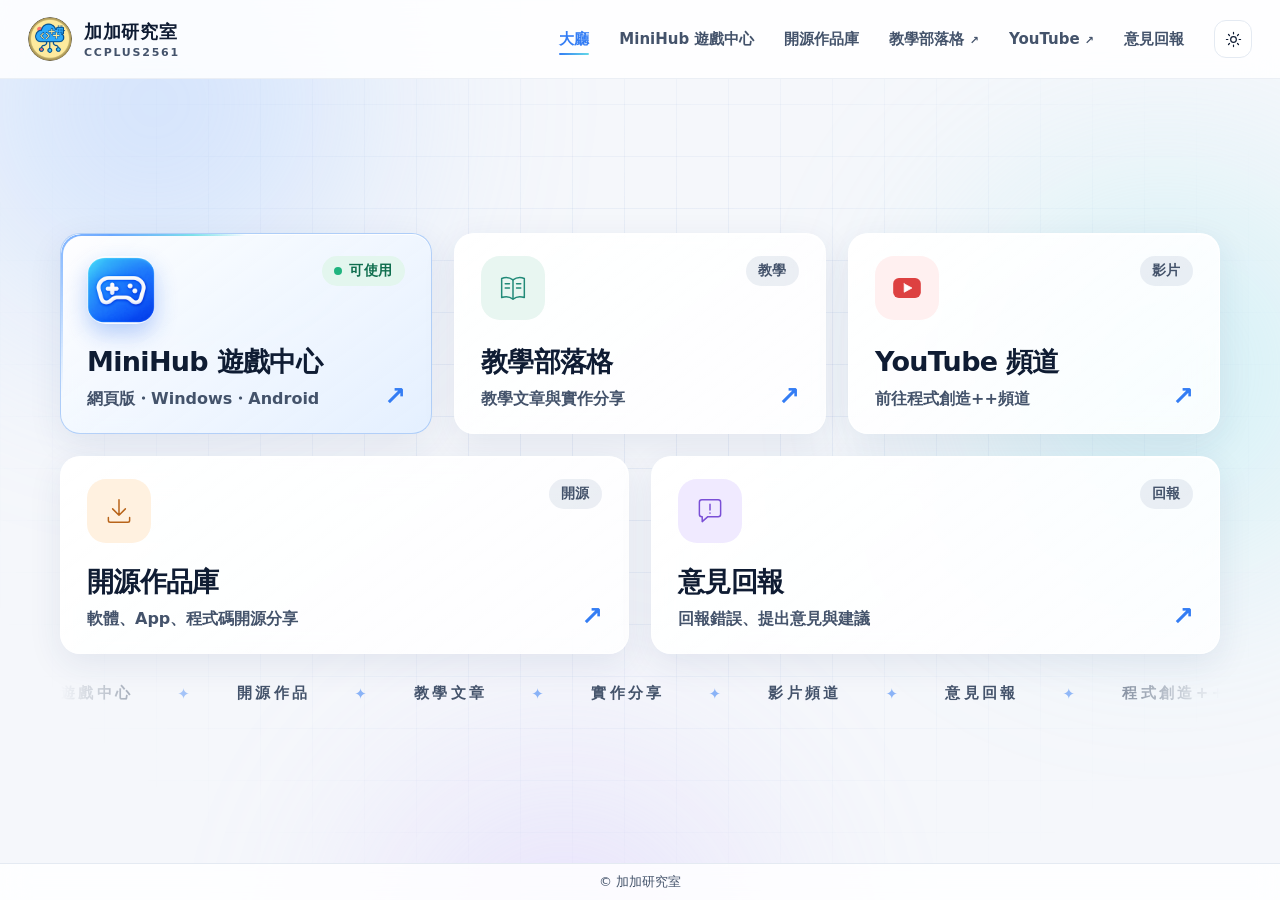
<file: index.html>
<!doctype html>
<html lang="zh-Hant">
<head>
  <meta charset="utf-8">
  <meta name="viewport" content="width=device-width, initial-scale=1">
  <meta name="theme-color" content="#101b32">
  <meta name="description" content="加加研究室入口：MiniHub 遊戲中心、開源作品庫、教學部落格、YouTube 頻道與意見回報。">
  <meta property="og:type" content="website">
  <meta property="og:title" content="加加研究室｜官方入口">
  <meta property="og:description" content="加加研究室入口：MiniHub 遊戲中心、開源作品庫、教學部落格、YouTube 頻道與意見回報。">
  <meta property="og:image" content="https://ccplus2561.github.io/assets/images/ccplus2561_logo.png">
  <title>加加研究室｜官方入口</title>
  <link rel="icon" href="/favicon.ico" sizes="any">
  <link rel="icon" type="image/png" sizes="512x512" href="/assets/images/ccplus2561_logo_512.png">
  <link rel="apple-touch-icon" href="/assets/images/ccplus2561_logo_512.png">
  <link rel="stylesheet" href="/assets/css/site.css">
  <link rel="stylesheet" href="/assets/css/home.css">
  <script src="/assets/js/site.js" defer></script>
  <script src="/assets/js/home.js" defer></script>
</head>
<body class="home-page">
  <div class="home-bg" aria-hidden="true">
    <span class="home-blob home-blob-a"></span>
    <span class="home-blob home-blob-b"></span>
    <span class="home-blob home-blob-c"></span>
    <span class="home-grid"></span>
    <span class="home-grid home-grid-hot"></span>
    <span class="home-spot"></span>
    <span class="home-dots"></span>
  </div>
  <a class="skip-link" href="#main">跳至主要內容</a>
  <header class="site-header" id="top">
    <div class="nav-shell">
      <a class="brand" href="/" aria-label="加加研究室大廳">
        <img src="/assets/images/ccplus2561_logo.png" alt="" width="44" height="44">
        <span class="brand-copy"><strong>加加研究室</strong><small>CCPLUS2561</small></span>
      </a>
      <button class="menu-toggle" type="button" aria-expanded="false" aria-controls="site-nav" aria-label="開啟導覽選單"><span></span><span></span><span></span></button>
      <nav class="site-nav" id="site-nav" aria-label="主選單">
        <a class="nav-link is-current" href="/">大廳</a>
        <a class="nav-link" href="/projects/">MiniHub 遊戲中心</a>
        <a class="nav-link" href="/opensource/">開源作品庫</a>
        <a class="nav-link" href="/blog/" target="_blank" rel="noopener noreferrer">教學部落格 <span aria-hidden="true">↗</span></a>
        <a class="nav-link" href="https://www.youtube.com/@CCplus2561" target="_blank" rel="noopener noreferrer">YouTube <span aria-hidden="true">↗</span></a>
        <a class="nav-link" href="/feedback/">意見回報</a>
        <button class="theme-toggle" type="button" aria-label="切換深色模式" title="切換深色模式">
          <svg class="sun-icon" viewBox="0 0 24 24" aria-hidden="true"><circle cx="12" cy="12" r="4"/><path d="M12 2v2m0 16v2M4.93 4.93l1.42 1.42m11.3 11.3 1.42 1.42M2 12h2m16 0h2M4.93 19.07l1.42-1.42m11.3-11.3 1.42-1.42"/></svg>
          <svg class="moon-icon" viewBox="0 0 24 24" aria-hidden="true"><path d="M20.3 15.3A8.5 8.5 0 0 1 8.7 3.7 8.6 8.6 0 1 0 20.3 15.3Z"/></svg>
        </button>
      </nav>
    </div>
  </header>
  <main id="main">
    <section class="simple-lobby page-width" aria-labelledby="lobby-title">
      <h1 class="sr-only" id="lobby-title">加加研究室</h1>
      <div class="entrance-grid" aria-label="網站入口">
        <a class="entrance-card entrance-card-featured" href="/projects/">
          <span class="entrance-top"><span class="entrance-icon entrance-icon-logo" aria-hidden="true"><img src="/assets/images/minihub_logo_192.png" alt="" width="64" height="64"></span><span class="entrance-badge entrance-badge-live"><i></i>可使用</span></span>
          <span class="entrance-copy"><strong>MiniHub 遊戲中心</strong><small>網頁版・Windows・Android</small></span>
          <span class="entrance-arrow" aria-hidden="true">↗</span>
        </a>
        <a class="entrance-card" href="/blog/" target="_blank" rel="noopener noreferrer">
          <span class="entrance-top"><span class="entrance-icon entrance-icon-blog" aria-hidden="true">
            <svg viewBox="0 0 48 48"><path d="M8 10.5c6-2.2 11.3-1.5 16 2.1 4.7-3.6 10-4.3 16-2.1v27c-6-2.2-11.3-1.5-16 2.1-4.7-3.6-10-4.3-16-2.1v-27Z"/><path d="M24 12.6v27M13 18h6m-6 6h6m10-6h6m-6 6h6"/></svg>
          </span><span class="entrance-badge">教學</span></span>
          <span class="entrance-copy"><strong>教學部落格</strong><small>教學文章與實作分享</small></span>
          <span class="entrance-arrow" aria-hidden="true">↗</span>
        </a>
        <a class="entrance-card" href="https://www.youtube.com/@CCplus2561" target="_blank" rel="noopener noreferrer">
          <span class="entrance-top"><span class="entrance-icon entrance-icon-youtube" aria-hidden="true">
            <svg viewBox="0 0 48 48"><rect x="4.5" y="10" width="39" height="28" rx="8"/><path d="m20 18 11 6-11 6V18Z"/></svg>
          </span><span class="entrance-badge">影片</span></span>
          <span class="entrance-copy"><strong>YouTube 頻道</strong><small>前往程式創造++頻道</small></span>
          <span class="entrance-arrow" aria-hidden="true">↗</span>
        </a>
        <a class="entrance-card" href="/opensource/">
          <span class="entrance-top"><span class="entrance-icon entrance-icon-opensource" aria-hidden="true">
            <svg viewBox="0 0 48 48"><path d="M24 8v22m0 0-9-9m9 9 9-9M9 33v4.5A2.5 2.5 0 0 0 11.5 40h25a2.5 2.5 0 0 0 2.5-2.5V33"/></svg>
          </span><span class="entrance-badge">開源</span></span>
          <span class="entrance-copy"><strong>開源作品庫</strong><small>軟體、App、程式碼開源分享</small></span>
          <span class="entrance-arrow" aria-hidden="true">↗</span>
        </a>
        <a class="entrance-card" href="/feedback/">
          <span class="entrance-top"><span class="entrance-icon entrance-icon-feedback" aria-hidden="true">
            <svg viewBox="0 0 48 48"><path d="M9 11.5A3.5 3.5 0 0 1 12.5 8h23a3.5 3.5 0 0 1 3.5 3.5v17a3.5 3.5 0 0 1-3.5 3.5H21l-8 7v-7h-.5A3.5 3.5 0 0 1 9 28.5v-17Z"/><path d="M24 14.5v8m0 4.2v.3"/></svg>
          </span><span class="entrance-badge">回報</span></span>
          <span class="entrance-copy"><strong>意見回報</strong><small>回報錯誤、提出意見與建議</small></span>
          <span class="entrance-arrow" aria-hidden="true">↗</span>
        </a>
      </div>
      <div class="home-marquee" aria-hidden="true"><div class="home-marquee-track"><span>遊戲中心</span><span>開源作品</span><span>教學文章</span><span>實作分享</span><span>影片頻道</span><span>意見回報</span><span>程式創造++</span><span>遊戲中心</span><span>開源作品</span><span>教學文章</span><span>實作分享</span><span>影片頻道</span><span>意見回報</span><span>程式創造++</span></div></div>
    </section>
  </main>
  <footer class="site-footer">
    <div class="page-width footer-inner footer-simple">
      <p>© 加加研究室</p>
    </div>
  </footer>
</body>
</html>
</file>
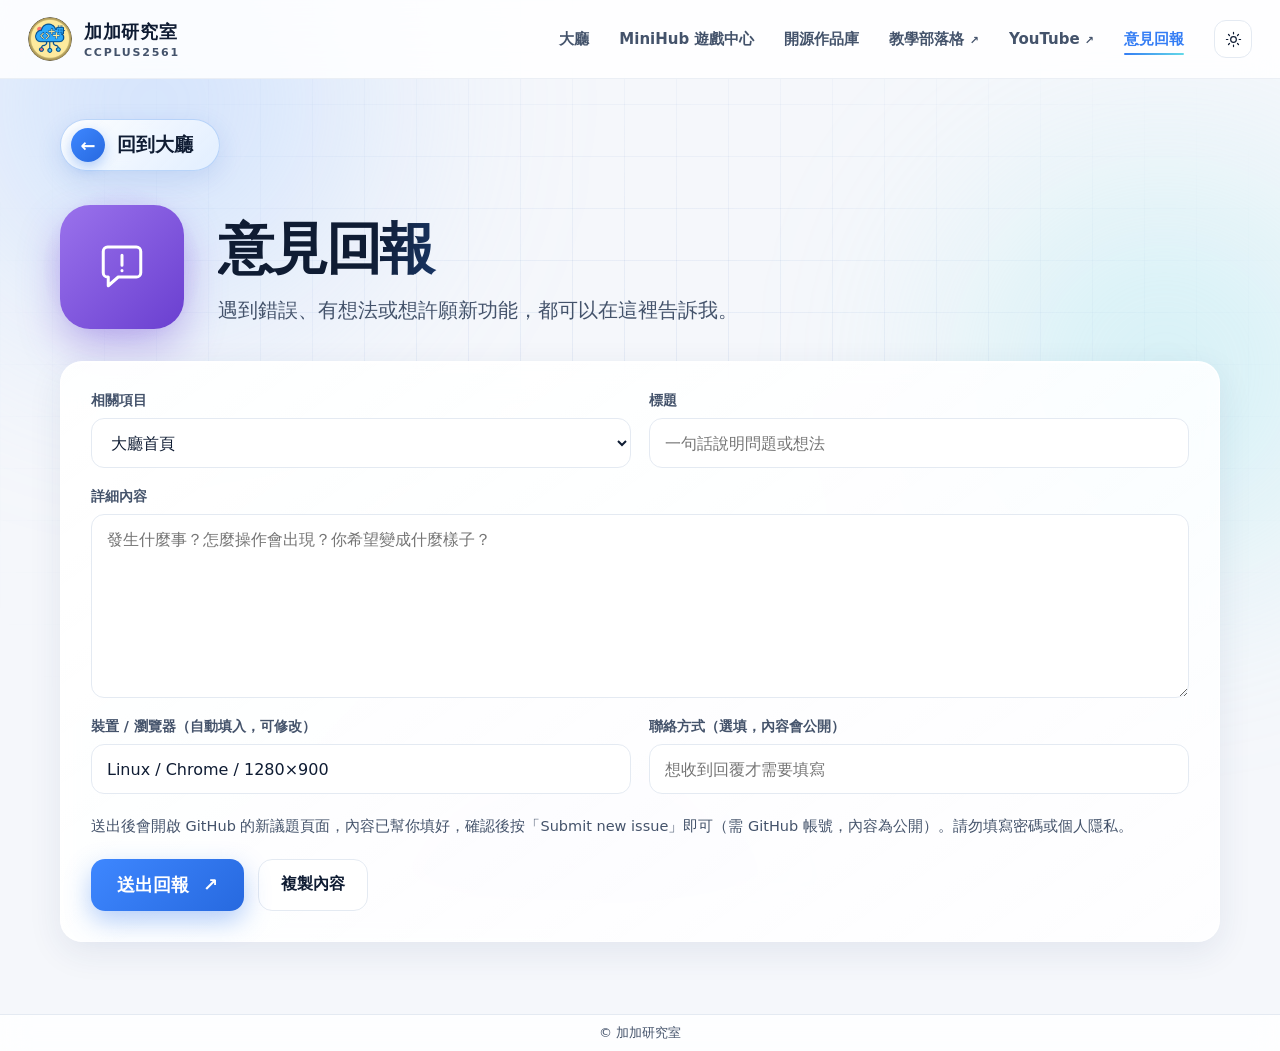
<file: feedback/index.html>
<!doctype html>
<html lang="zh-Hant">
<head>
  <meta charset="utf-8">
  <meta name="viewport" content="width=device-width, initial-scale=1">
  <meta name="theme-color" content="#101b32">
  <meta name="description" content="回報錯誤、提出意見與功能建議。">
  <meta property="og:type" content="website">
  <meta property="og:title" content="意見回報｜加加研究室">
  <meta property="og:description" content="回報錯誤、提出意見與功能建議。">
  <meta property="og:image" content="https://ccplus2561.github.io/assets/images/ccplus2561_logo_512.png">
  <title>意見回報｜加加研究室</title>
  <link rel="icon" href="/favicon.ico" sizes="any">
  <link rel="icon" type="image/png" sizes="512x512" href="/assets/images/ccplus2561_logo_512.png">
  <link rel="apple-touch-icon" href="/assets/images/ccplus2561_logo_512.png">
  <link rel="stylesheet" href="/assets/css/site.css">
  <link rel="stylesheet" href="/assets/css/home.css">
  <link rel="stylesheet" href="/assets/css/projects.css">
  <link rel="stylesheet" href="/assets/css/feedback.css">
  <script src="/assets/js/site.js" defer></script>
  <script src="/assets/js/home.js" defer></script>
  <script src="/assets/js/feedback.js" defer></script>
</head>
<body class="home-page sub-page">
  <div class="home-bg" aria-hidden="true">
    <span class="home-blob home-blob-a"></span>
    <span class="home-blob home-blob-b"></span>
    <span class="home-blob home-blob-c"></span>
    <span class="home-grid"></span>
    <span class="home-grid home-grid-hot"></span>
    <span class="home-spot"></span>
    <span class="home-dots"></span>
  </div>
  <a class="skip-link" href="#main">跳至主要內容</a>
  <header class="site-header" id="top">
    <div class="nav-shell">
      <a class="brand" href="/" aria-label="加加研究室大廳">
        <img src="/assets/images/ccplus2561_logo.png" alt="" width="44" height="44">
        <span class="brand-copy"><strong>加加研究室</strong><small>CCPLUS2561</small></span>
      </a>
      <button class="menu-toggle" type="button" aria-expanded="false" aria-controls="site-nav" aria-label="開啟導覽選單"><span></span><span></span><span></span></button>
      <nav class="site-nav" id="site-nav" aria-label="主選單">
        <a class="nav-link" href="/">大廳</a>
        <a class="nav-link" href="/projects/">MiniHub 遊戲中心</a>
        <a class="nav-link" href="/opensource/">開源作品庫</a>
        <a class="nav-link" href="/blog/" target="_blank" rel="noopener noreferrer">教學部落格 <span aria-hidden="true">↗</span></a>
        <a class="nav-link" href="https://www.youtube.com/@CCplus2561" target="_blank" rel="noopener noreferrer">YouTube <span aria-hidden="true">↗</span></a>
        <a class="nav-link is-current" href="/feedback/">意見回報</a>
        <button class="theme-toggle" type="button" aria-label="切換深色模式" title="切換深色模式">
          <svg class="sun-icon" viewBox="0 0 24 24" aria-hidden="true"><circle cx="12" cy="12" r="4"/><path d="M12 2v2m0 16v2M4.93 4.93l1.42 1.42m11.3 11.3 1.42 1.42M2 12h2m16 0h2M4.93 19.07l1.42-1.42m11.3-11.3 1.42-1.42"/></svg>
          <svg class="moon-icon" viewBox="0 0 24 24" aria-hidden="true"><path d="M20.3 15.3A8.5 8.5 0 0 1 8.7 3.7 8.6 8.6 0 1 0 20.3 15.3Z"/></svg>
        </button>
      </nav>
    </div>
  </header>
  <main id="main" class="projects-page feedback-page">
    <section class="page-hero page-width" aria-labelledby="page-title">
      <a class="back-lobby back-lobby-btn" href="/"><span class="back-arrow" aria-hidden="true">←</span>回到大廳</a>
      <div class="mh-hero">
        <div class="mh-hero-logo fb-hero-icon" aria-hidden="true"><svg viewBox="0 0 48 48"><path d="M9 11.5A3.5 3.5 0 0 1 12.5 8h23a3.5 3.5 0 0 1 3.5 3.5v17a3.5 3.5 0 0 1-3.5 3.5H21l-8 7v-7h-.5A3.5 3.5 0 0 1 9 28.5v-17Z"/><path d="M24 14.5v8m0 4.2v.3"/></svg></div>
        <div class="mh-hero-copy">
          <h1 id="page-title">意見回報</h1>
          <p>遇到錯誤、有想法或想許願新功能，都可以在這裡告訴我。</p>
        </div>
      </div>
    </section>
    <section class="projects-section page-width content-section" aria-label="回報表單">
      <form class="fb-card" id="fb-form" novalidate>
        <div class="fb-row">
          <label class="fb-field"><span class="fb-label">相關項目</span><select name="target" id="fb-target"><option>大廳首頁</option><option>MiniHub 遊戲中心</option><option>兵果大廳</option><option>OOXX 圈圈叉叉</option><option>BLOCKDROP 俄羅斯方塊</option><option>AGAR ARENA 細胞遊戲</option><option>其他 / 整個網站</option></select></label>
          <label class="fb-field"><span class="fb-label">標題</span><input type="text" name="title" id="fb-title" maxlength="80" placeholder="一句話說明問題或想法" required></label>
        </div>
        <label class="fb-field"><span class="fb-label">詳細內容</span><textarea name="body" id="fb-body" rows="6" maxlength="3000" placeholder="發生什麼事？怎麼操作會出現？你希望變成什麼樣子？" required></textarea></label>
        <div class="fb-row">
          <label class="fb-field"><span class="fb-label">裝置 / 瀏覽器（自動填入，可修改）</span><input type="text" name="env" id="fb-env" maxlength="160"></label>
          <label class="fb-field"><span class="fb-label">聯絡方式（選填，內容會公開）</span><input type="text" name="contact" id="fb-contact" maxlength="80" placeholder="想收到回覆才需要填寫"></label>
        </div>
        <p class="fb-note" id="fb-note">送出後會開啟 GitHub 的新議題頁面，內容已幫你填好，確認後按「Submit new issue」即可（需 GitHub 帳號，內容為公開）。請勿填寫密碼或個人隱私。</p>
        <div class="fb-actions">
          <button class="mh-cta fb-submit" type="submit"><span id="fb-submit-text">送出回報</span> <b aria-hidden="true">↗</b></button>
          <button class="fb-copy" type="button" id="fb-copy">複製內容</button>
          <span class="fb-status" id="fb-status" role="status" aria-live="polite"></span>
        </div>
      </form>
    </section>
  </main>
  <footer class="site-footer">
    <div class="page-width footer-inner footer-simple">
      <p>© 加加研究室</p>
    </div>
  </footer>
</body>
</html>
</file>
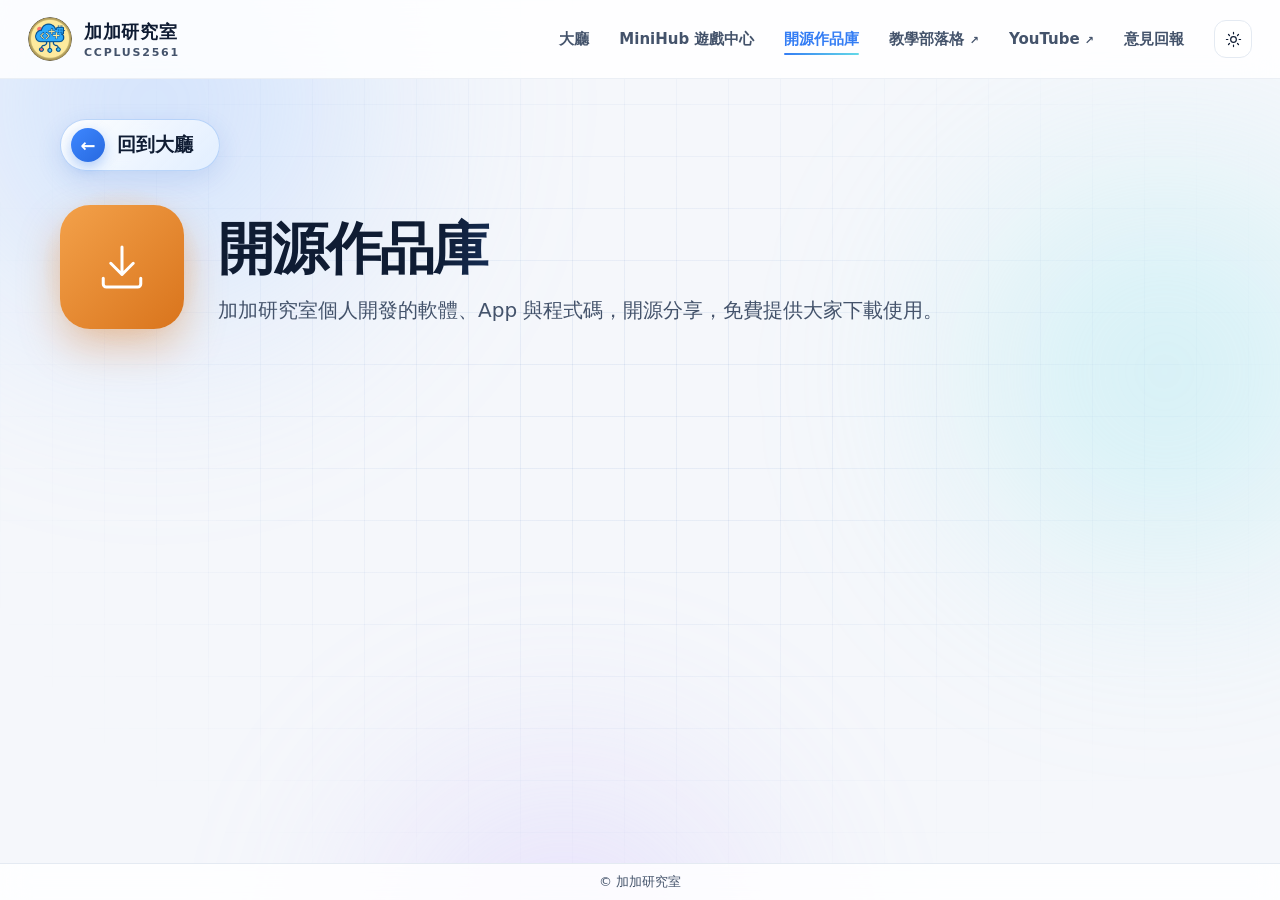
<file: opensource/index.html>
<!doctype html>
<html lang="zh-Hant">
<head>
  <meta charset="utf-8">
  <meta name="viewport" content="width=device-width, initial-scale=1">
  <meta name="theme-color" content="#101b32">
  <meta name="description" content="加加研究室個人開發的軟體、App 與程式碼，開源分享，免費下載。">
  <meta property="og:type" content="website">
  <meta property="og:title" content="開源作品庫｜加加研究室">
  <meta property="og:description" content="加加研究室個人開發的軟體、App 與程式碼，開源分享，免費下載。">
  <meta property="og:image" content="https://ccplus2561.github.io/assets/images/ccplus2561_logo_512.png">
  <title>開源作品庫｜加加研究室</title>
  <link rel="icon" href="/favicon.ico" sizes="any">
  <link rel="icon" type="image/png" sizes="512x512" href="/assets/images/ccplus2561_logo_512.png">
  <link rel="apple-touch-icon" href="/assets/images/ccplus2561_logo_512.png">
  <link rel="stylesheet" href="/assets/css/site.css">
  <link rel="stylesheet" href="/assets/css/home.css">
  <link rel="stylesheet" href="/assets/css/projects.css">
  <link rel="stylesheet" href="/assets/css/opensource.css">
  <script src="/assets/js/site.js" defer></script>
  <script src="/assets/js/home.js" defer></script>
</head>
<body class="home-page sub-page">
  <div class="home-bg" aria-hidden="true">
    <span class="home-blob home-blob-a"></span>
    <span class="home-blob home-blob-b"></span>
    <span class="home-blob home-blob-c"></span>
    <span class="home-grid"></span>
    <span class="home-grid home-grid-hot"></span>
    <span class="home-spot"></span>
    <span class="home-dots"></span>
  </div>
  <a class="skip-link" href="#main">跳至主要內容</a>
  <header class="site-header" id="top">
    <div class="nav-shell">
      <a class="brand" href="/" aria-label="加加研究室大廳">
        <img src="/assets/images/ccplus2561_logo.png" alt="" width="44" height="44">
        <span class="brand-copy"><strong>加加研究室</strong><small>CCPLUS2561</small></span>
      </a>
      <button class="menu-toggle" type="button" aria-expanded="false" aria-controls="site-nav" aria-label="開啟導覽選單"><span></span><span></span><span></span></button>
      <nav class="site-nav" id="site-nav" aria-label="主選單">
        <a class="nav-link" href="/">大廳</a>
        <a class="nav-link" href="/projects/">MiniHub 遊戲中心</a>
        <a class="nav-link is-current" href="/opensource/">開源作品庫</a>
        <a class="nav-link" href="/blog/" target="_blank" rel="noopener noreferrer">教學部落格 <span aria-hidden="true">↗</span></a>
        <a class="nav-link" href="https://www.youtube.com/@CCplus2561" target="_blank" rel="noopener noreferrer">YouTube <span aria-hidden="true">↗</span></a>
        <a class="nav-link" href="/feedback/">意見回報</a>
        <button class="theme-toggle" type="button" aria-label="切換深色模式" title="切換深色模式">
          <svg class="sun-icon" viewBox="0 0 24 24" aria-hidden="true"><circle cx="12" cy="12" r="4"/><path d="M12 2v2m0 16v2M4.93 4.93l1.42 1.42m11.3 11.3 1.42 1.42M2 12h2m16 0h2M4.93 19.07l1.42-1.42m11.3-11.3 1.42-1.42"/></svg>
          <svg class="moon-icon" viewBox="0 0 24 24" aria-hidden="true"><path d="M20.3 15.3A8.5 8.5 0 0 1 8.7 3.7 8.6 8.6 0 1 0 20.3 15.3Z"/></svg>
        </button>
      </nav>
    </div>
  </header>
  <main id="main" class="projects-page opensource-page">
    <section class="page-hero page-width" aria-labelledby="page-title">
      <a class="back-lobby back-lobby-btn" href="/"><span class="back-arrow" aria-hidden="true">←</span>回到大廳</a>
      <div class="mh-hero">
        <div class="mh-hero-logo os-hero-icon" aria-hidden="true"><svg viewBox="0 0 48 48"><path d="M24 8v22m0 0-9-9m9 9 9-9M9 33v4.5A2.5 2.5 0 0 0 11.5 40h25a2.5 2.5 0 0 0 2.5-2.5V33"/></svg></div>
        <div class="mh-hero-copy">
          <h1 id="page-title">開源作品庫</h1>
          <p>加加研究室個人開發的軟體、App 與程式碼，開源分享，免費提供大家下載使用。</p>
        </div>
      </div>
    </section>
  </main>
  <footer class="site-footer">
    <div class="page-width footer-inner footer-simple">
      <p>© 加加研究室</p>
    </div>
  </footer>
</body>
</html>
</file>
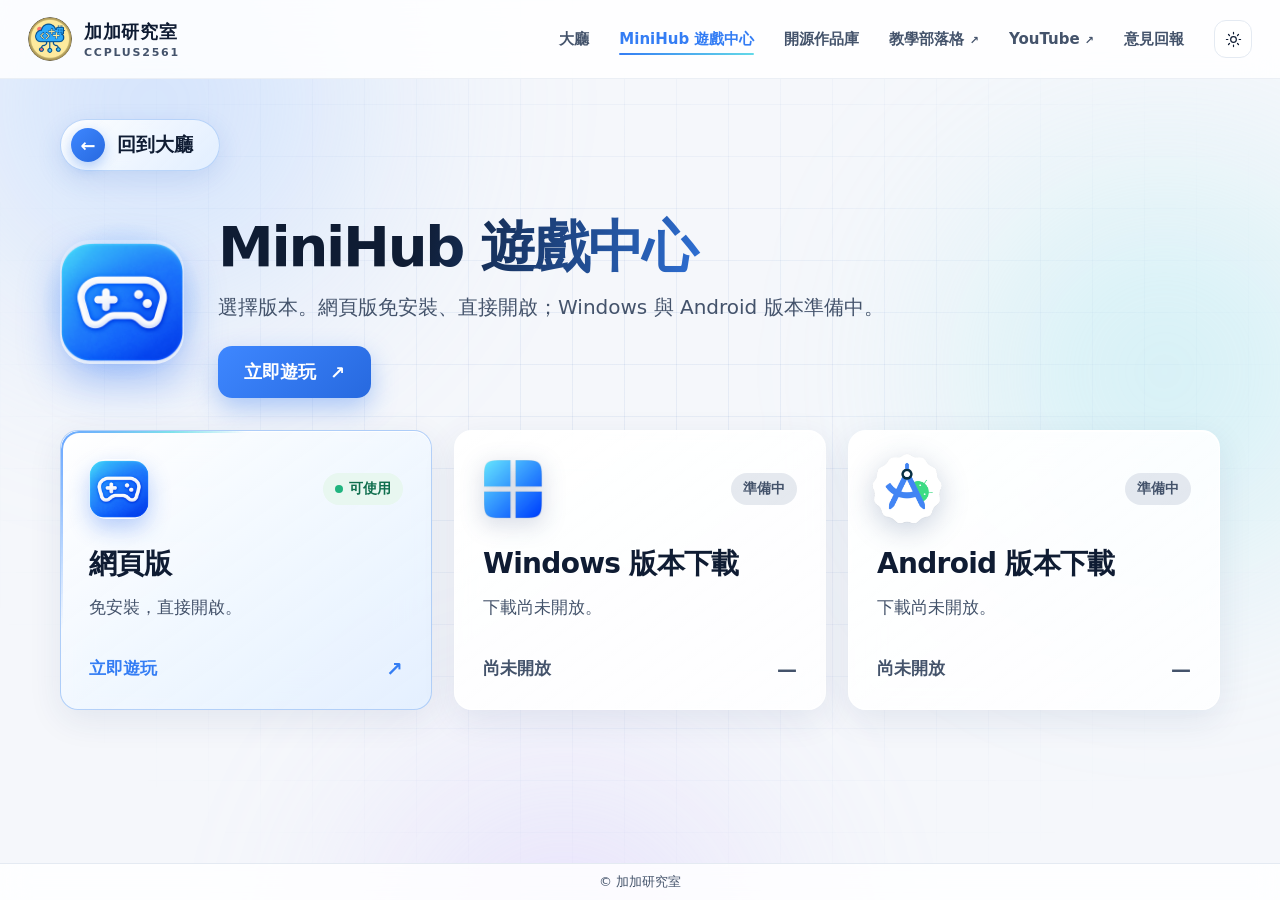
<file: projects/index.html>
<!doctype html>
<html lang="zh-Hant">
<head>
  <meta charset="utf-8">
  <meta name="viewport" content="width=device-width, initial-scale=1">
  <meta name="theme-color" content="#101b32">
  <meta name="description" content="MiniHub 遊戲中心：選擇網頁版或下載版本。">
  <meta property="og:type" content="website">
  <meta property="og:title" content="MiniHub 遊戲中心｜加加研究室">
  <meta property="og:description" content="MiniHub 遊戲中心：選擇網頁版或下載版本。">
  <meta property="og:image" content="https://ccplus2561.github.io/assets/images/minihub_logo.png">
  <title>MiniHub 遊戲中心｜加加研究室</title>
  <link rel="icon" href="/assets/images/minihub_favicon.ico" sizes="any">
  <link rel="icon" type="image/png" sizes="512x512" href="/assets/images/minihub_logo.png">
  <link rel="apple-touch-icon" href="/assets/images/minihub_logo.png">
  <link rel="stylesheet" href="/assets/css/site.css">
  <link rel="stylesheet" href="/assets/css/home.css">
  <link rel="stylesheet" href="/assets/css/projects.css">
  <script src="/assets/js/site.js" defer></script>
  <script src="/assets/js/home.js" defer></script>
</head>
<body class="home-page sub-page">
  <div class="home-bg" aria-hidden="true">
    <span class="home-blob home-blob-a"></span>
    <span class="home-blob home-blob-b"></span>
    <span class="home-blob home-blob-c"></span>
    <span class="home-grid"></span>
    <span class="home-grid home-grid-hot"></span>
    <span class="home-spot"></span>
    <span class="home-dots"></span>
  </div>
  <a class="skip-link" href="#main">跳至主要內容</a>
  <header class="site-header" id="top">
    <div class="nav-shell">
      <a class="brand" href="/" aria-label="加加研究室大廳">
        <img src="/assets/images/ccplus2561_logo.png" alt="" width="44" height="44">
        <span class="brand-copy"><strong>加加研究室</strong><small>CCPLUS2561</small></span>
      </a>
      <button class="menu-toggle" type="button" aria-expanded="false" aria-controls="site-nav" aria-label="開啟導覽選單"><span></span><span></span><span></span></button>
      <nav class="site-nav" id="site-nav" aria-label="主選單">
        <a class="nav-link" href="/">大廳</a>
        <a class="nav-link is-current" href="/projects/">MiniHub 遊戲中心</a>
        <a class="nav-link" href="/opensource/">開源作品庫</a>
        <a class="nav-link" href="/blog/" target="_blank" rel="noopener noreferrer">教學部落格 <span aria-hidden="true">↗</span></a>
        <a class="nav-link" href="https://www.youtube.com/@CCplus2561" target="_blank" rel="noopener noreferrer">YouTube <span aria-hidden="true">↗</span></a>
        <a class="nav-link" href="/feedback/">意見回報</a>
        <button class="theme-toggle" type="button" aria-label="切換深色模式" title="切換深色模式">
          <svg class="sun-icon" viewBox="0 0 24 24" aria-hidden="true"><circle cx="12" cy="12" r="4"/><path d="M12 2v2m0 16v2M4.93 4.93l1.42 1.42m11.3 11.3 1.42 1.42M2 12h2m16 0h2M4.93 19.07l1.42-1.42m11.3-11.3 1.42-1.42"/></svg>
          <svg class="moon-icon" viewBox="0 0 24 24" aria-hidden="true"><path d="M20.3 15.3A8.5 8.5 0 0 1 8.7 3.7 8.6 8.6 0 1 0 20.3 15.3Z"/></svg>
        </button>
      </nav>
    </div>
  </header>
  <main id="main" class="projects-page">
    <section class="page-hero page-width" aria-labelledby="page-title">
      <a class="back-lobby back-lobby-btn" href="/"><span class="back-arrow" aria-hidden="true">←</span>回到大廳</a>
      <div class="mh-hero">
        <div class="mh-hero-logo"><img src="/assets/images/minihub_logo.png" alt="MiniHub Logo" width="124" height="124"></div>
        <div class="mh-hero-copy">
          <h1 id="page-title">MiniHub 遊戲中心</h1>
          <p>選擇版本。網頁版免安裝、直接開啟；Windows 與 Android 版本準備中。</p>
          <div class="mh-hero-actions"><a class="mh-cta" href="/MiniHub/">立即遊玩 <b aria-hidden="true">↗</b></a></div>
        </div>
      </div>
    </section>
    <section class="projects-section page-width content-section" aria-label="專案清單">
      <div class="project-grid" id="project-grid">
        <a class="project-card project-card-featured" href="/MiniHub/" data-search="minihub 網頁 網頁版 web 遊戲 game browser">
          <div class="project-card-top"><div class="project-icon icon-web icon-logo"><img src="/assets/images/minihub_logo_192.png" alt="" width="56" height="56"></div><span class="status-pill status-live"><i></i> 可使用</span></div>
          <h3>網頁版</h3><p>免安裝，直接開啟。</p>
          <div class="project-card-bottom"><span>立即遊玩</span><b aria-hidden="true">↗</b></div>
        </a>
        <div class="project-card" data-search="minihub windows pc desktop 電腦 桌面版 安裝包 更新包">
          <div class="project-card-top"><div class="project-icon icon-windows icon-img"><img src="/assets/images/windows_logo.png" alt="" width="56" height="56"></div><span class="status-pill status-planned">準備中</span></div>
          <h3>Windows 版本下載</h3><p>下載尚未開放。</p>
          <div class="project-card-bottom is-muted"><span>尚未開放</span><b aria-hidden="true">—</b></div>
        </div>
        <div class="project-card" data-search="minihub android mobile phone apk 手機 平板 行動版 安裝包 更新包">
          <div class="project-card-top"><div class="project-icon icon-android icon-img"><img src="/assets/images/android_logo.png" alt="" width="56" height="56"></div><span class="status-pill status-planned">準備中</span></div>
          <h3>Android 版本下載</h3><p>下載尚未開放。</p>
          <div class="project-card-bottom is-muted"><span>尚未開放</span><b aria-hidden="true">—</b></div>
        </div>
      </div>
    </section>
  </main>
  <footer class="site-footer">
    <div class="page-width footer-inner footer-simple">
      <p>© 加加研究室</p>
    </div>
  </footer>
</body>
</html>
</file>
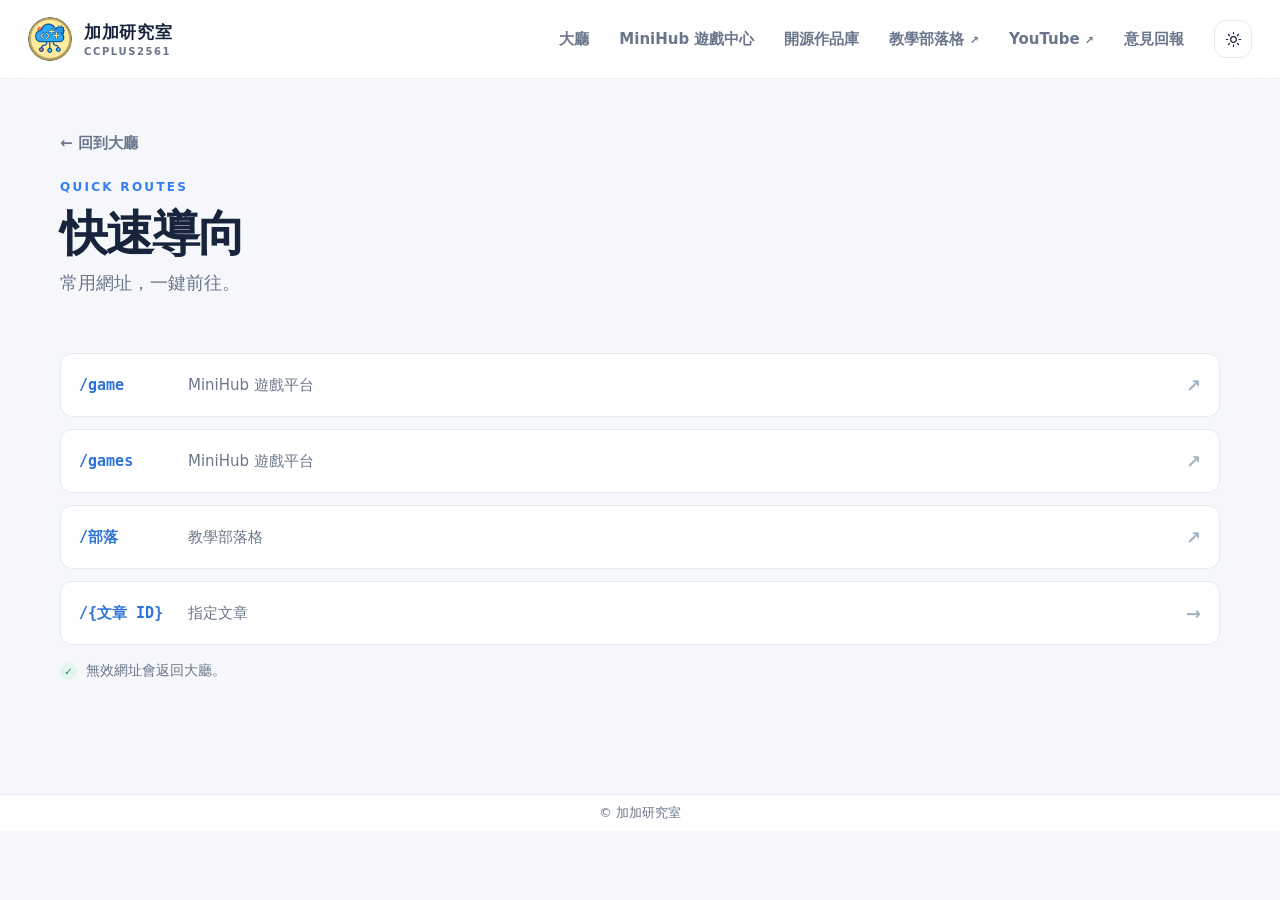
<file: routes/index.html>
<!doctype html>
<html lang="zh-Hant">
<head>
  <meta charset="utf-8">
  <meta name="viewport" content="width=device-width, initial-scale=1">
  <meta name="theme-color" content="#101b32">
  <meta name="description" content="加加研究室常用網址與短網址入口。">
  <meta property="og:type" content="website">
  <meta property="og:title" content="快速導向｜加加研究室">
  <meta property="og:description" content="加加研究室常用網址與短網址入口。">
  <meta property="og:image" content="https://ccplus2561.github.io/assets/images/ccplus2561_logo.png">
  <title>快速導向｜加加研究室</title>
  <link rel="icon" href="/favicon.ico" sizes="any">
  <link rel="icon" type="image/png" sizes="512x512" href="/assets/images/ccplus2561_logo_512.png">
  <link rel="apple-touch-icon" href="/assets/images/ccplus2561_logo_512.png">
  <link rel="stylesheet" href="/assets/css/site.css">
  <script src="/assets/js/site.js" defer></script>
</head>
<body>
  <a class="skip-link" href="#main">跳至主要內容</a>
  <header class="site-header" id="top">
    <div class="nav-shell">
      <a class="brand" href="/" aria-label="加加研究室大廳">
        <img src="/assets/images/ccplus2561_logo.png" alt="" width="44" height="44">
        <span class="brand-copy"><strong>加加研究室</strong><small>CCPLUS2561</small></span>
      </a>
      <button class="menu-toggle" type="button" aria-expanded="false" aria-controls="site-nav" aria-label="開啟導覽選單"><span></span><span></span><span></span></button>
      <nav class="site-nav" id="site-nav" aria-label="主選單">
        <a class="nav-link" href="/">大廳</a>
        <a class="nav-link" href="/projects/">MiniHub 遊戲中心</a>
        <a class="nav-link" href="/opensource/">開源作品庫</a>
        <a class="nav-link" href="/blog/" target="_blank" rel="noopener noreferrer">教學部落格 <span aria-hidden="true">↗</span></a>
        <a class="nav-link" href="https://www.youtube.com/@CCplus2561" target="_blank" rel="noopener noreferrer">YouTube <span aria-hidden="true">↗</span></a>
        <a class="nav-link" href="/feedback/">意見回報</a>
        <button class="theme-toggle" type="button" aria-label="切換深色模式" title="切換深色模式">
          <svg class="sun-icon" viewBox="0 0 24 24" aria-hidden="true"><circle cx="12" cy="12" r="4"/><path d="M12 2v2m0 16v2M4.93 4.93l1.42 1.42m11.3 11.3 1.42 1.42M2 12h2m16 0h2M4.93 19.07l1.42-1.42m11.3-11.3 1.42-1.42"/></svg>
          <svg class="moon-icon" viewBox="0 0 24 24" aria-hidden="true"><path d="M20.3 15.3A8.5 8.5 0 0 1 8.7 3.7 8.6 8.6 0 1 0 20.3 15.3Z"/></svg>
        </button>
      </nav>
    </div>
  </header>
  <main id="main">
    <section class="page-hero page-width" aria-labelledby="page-title">
      <a class="back-lobby" href="/">← 回到大廳</a>
      <div class="section-kicker">QUICK ROUTES</div>
      <h1 id="page-title">快速導向</h1>
      <p>常用網址，一鍵前往。</p>
    </section>
    <section class="routing-section page-width routes-page-section" aria-label="常用網址">
      <div class="route-list route-list-page">
        <a class="route-item route-item-link" href="/game"><code>/game</code><span>MiniHub 遊戲平台</span><b aria-hidden="true">↗</b></a>
        <a class="route-item route-item-link" href="/games"><code>/games</code><span>MiniHub 遊戲平台</span><b aria-hidden="true">↗</b></a>
        <a class="route-item route-item-link" href="/部落"><code>/部落</code><span>教學部落格</span><b aria-hidden="true">↗</b></a>
        <div class="route-item"><code>/{文章 ID}</code><span>指定文章</span><b aria-hidden="true">→</b></div>
      </div>
      <p class="routing-footnote"><span class="routing-check">✓</span> 無效網址會返回大廳。</p>
    </section>
  </main>
  <footer class="site-footer">
    <div class="page-width footer-inner footer-simple">
      <p>© 加加研究室</p>
    </div>
  </footer>
</body>
</html>
</file>
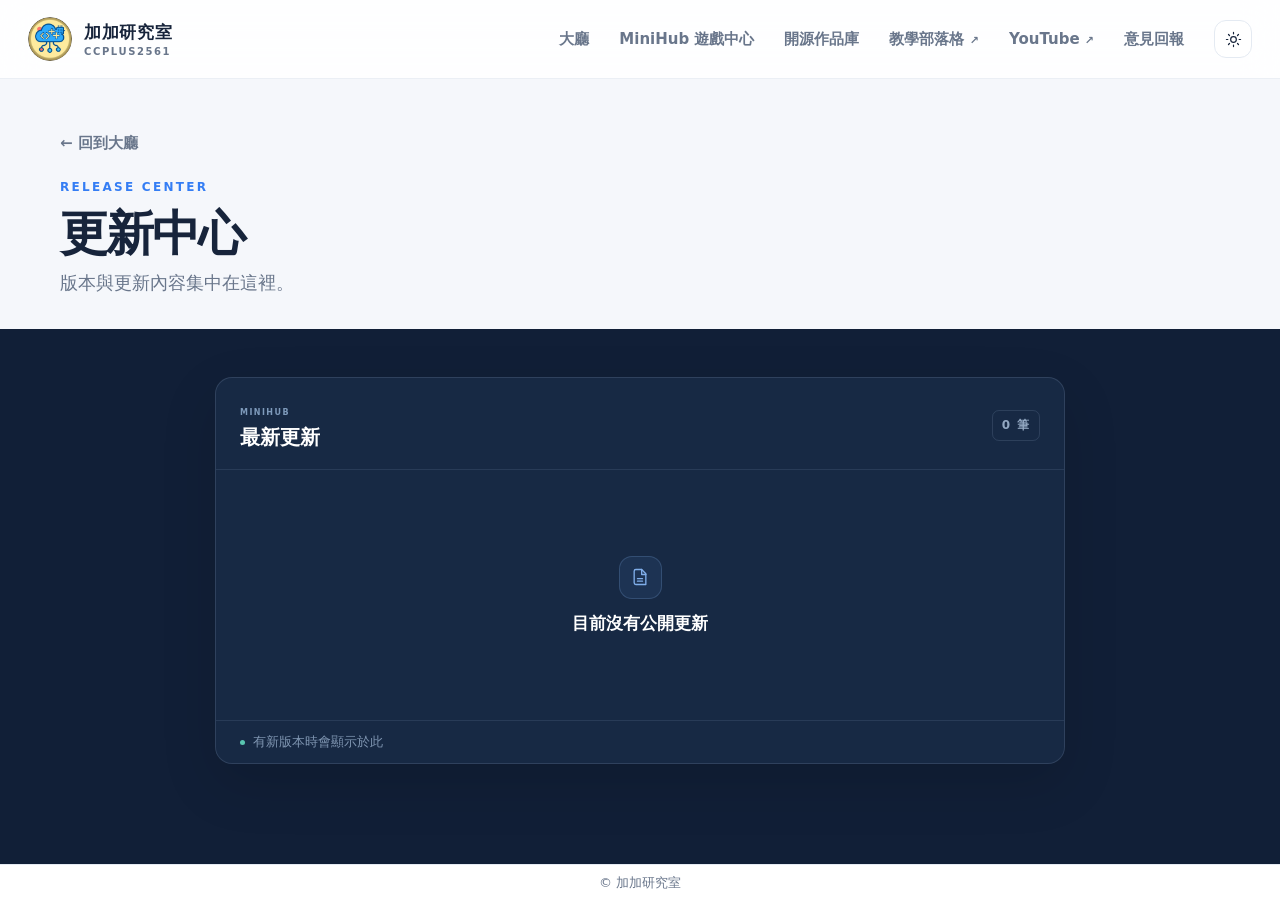
<file: updates/index.html>
<!doctype html>
<html lang="zh-Hant">
<head>
  <meta charset="utf-8">
  <meta name="viewport" content="width=device-width, initial-scale=1">
  <meta name="theme-color" content="#101b32">
  <meta name="description" content="查看加加研究室專案版本與更新內容。">
  <meta property="og:type" content="website">
  <meta property="og:title" content="更新中心｜加加研究室">
  <meta property="og:description" content="查看加加研究室專案版本與更新內容。">
  <meta property="og:image" content="https://ccplus2561.github.io/assets/images/ccplus2561_logo.png">
  <title>更新中心｜加加研究室</title>
  <link rel="icon" href="/favicon.ico" sizes="any">
  <link rel="icon" type="image/png" sizes="512x512" href="/assets/images/ccplus2561_logo_512.png">
  <link rel="apple-touch-icon" href="/assets/images/ccplus2561_logo_512.png">
  <link rel="stylesheet" href="/assets/css/site.css">
  <script src="/assets/js/site.js" defer></script>
</head>
<body>
  <a class="skip-link" href="#main">跳至主要內容</a>
  <header class="site-header" id="top">
    <div class="nav-shell">
      <a class="brand" href="/" aria-label="加加研究室大廳">
        <img src="/assets/images/ccplus2561_logo.png" alt="" width="44" height="44">
        <span class="brand-copy"><strong>加加研究室</strong><small>CCPLUS2561</small></span>
      </a>
      <button class="menu-toggle" type="button" aria-expanded="false" aria-controls="site-nav" aria-label="開啟導覽選單"><span></span><span></span><span></span></button>
      <nav class="site-nav" id="site-nav" aria-label="主選單">
        <a class="nav-link" href="/">大廳</a>
        <a class="nav-link" href="/projects/">MiniHub 遊戲中心</a>
        <a class="nav-link" href="/opensource/">開源作品庫</a>
        <a class="nav-link" href="/blog/" target="_blank" rel="noopener noreferrer">教學部落格 <span aria-hidden="true">↗</span></a>
        <a class="nav-link" href="https://www.youtube.com/@CCplus2561" target="_blank" rel="noopener noreferrer">YouTube <span aria-hidden="true">↗</span></a>
        <a class="nav-link" href="/feedback/">意見回報</a>
        <button class="theme-toggle" type="button" aria-label="切換深色模式" title="切換深色模式">
          <svg class="sun-icon" viewBox="0 0 24 24" aria-hidden="true"><circle cx="12" cy="12" r="4"/><path d="M12 2v2m0 16v2M4.93 4.93l1.42 1.42m11.3 11.3 1.42 1.42M2 12h2m16 0h2M4.93 19.07l1.42-1.42m11.3-11.3 1.42-1.42"/></svg>
          <svg class="moon-icon" viewBox="0 0 24 24" aria-hidden="true"><path d="M20.3 15.3A8.5 8.5 0 0 1 8.7 3.7 8.6 8.6 0 1 0 20.3 15.3Z"/></svg>
        </button>
      </nav>
    </div>
  </header>
  <main id="main">
    <section class="page-hero page-width" aria-labelledby="page-title">
      <a class="back-lobby" href="/">← 回到大廳</a>
      <div class="section-kicker">RELEASE CENTER</div>
      <h1 id="page-title">更新中心</h1>
      <p>版本與更新內容集中在這裡。</p>
    </section>
    <section class="updates-section updates-page-section" aria-label="更新紀錄">
      <div class="page-width updates-single">
        <div class="release-panel">
          <div class="release-panel-head"><div><span class="panel-overline">MINIHUB</span><h3>最新更新</h3></div><span class="release-count">0 筆</span></div>
          <div class="release-empty">
            <div class="empty-icon"><svg viewBox="0 0 24 24" aria-hidden="true"><path d="M7 3h7l5 5v13H7a2 2 0 0 1-2-2V5a2 2 0 0 1 2-2Z"/><path d="M14 3v6h5M9 14h6m-6 3h6"/></svg></div>
            <strong>目前沒有公開更新</strong>
          </div>
          <div class="release-panel-foot"><span class="release-dot"></span> 有新版本時會顯示於此</div>
        </div>
      </div>
    </section>
  </main>
  <footer class="site-footer">
    <div class="page-width footer-inner footer-simple">
      <p>© 加加研究室</p>
    </div>
  </footer>
</body>
</html>
</file>
<file: assets/css/site.css>
:root {
  color-scheme: light;
  --page: #f5f7fb;
  --surface: #ffffff;
  --surface-soft: #f0f4fa;
  --ink: #17243b;
  --muted: #69768b;
  --subtle: #93a0b2;
  --line: #e4eaf2;
  --navy: #101b32;
  --navy-2: #172847;
  --blue: #347df4;
  --blue-2: #66a7ff;
  --cyan: #63d9e8;
  --green: #1b9a70;
  --shadow: 0 18px 48px rgba(25, 49, 88, .08);
  --radius: 22px;
}

* { box-sizing: border-box; }
html { scroll-behavior: smooth; scroll-padding-top: 100px; }
body {
  margin: 0;
  background: var(--page);
  color: var(--ink);
  font-family: Inter, ui-sans-serif, system-ui, -apple-system, BlinkMacSystemFont, "Segoe UI", "Noto Sans TC", "Microsoft JhengHei", sans-serif;
  -webkit-font-smoothing: antialiased;
  text-rendering: optimizeLegibility;
}
button, input { font: inherit; }
a { color: inherit; }
.page-width { width: min(1160px, calc(100% - 56px)); margin-inline: auto; }
.skip-link { position: absolute; top: -60px; left: 16px; z-index: 1000; padding: 10px 14px; background: #fff; color: #111; border-radius: 8px; }
.skip-link:focus { top: 12px; }

/* Navigation */
.site-header {
  position: sticky; top: 0; z-index: 100;
  background: color-mix(in srgb, var(--surface) 88%, transparent);
  border-bottom: 1px solid color-mix(in srgb, var(--line) 75%, transparent);
  backdrop-filter: blur(18px);
}
.nav-shell { width: min(1280px, calc(100% - 56px)); min-height: 78px; margin: auto; display: flex; align-items: center; justify-content: space-between; gap: 28px; }
.brand, .footer-brand { display: inline-flex; align-items: center; gap: 12px; text-decoration: none; flex: 0 0 auto; }
.brand img { width: 44px; height: 44px; border-radius: 13px; object-fit: cover; box-shadow: 0 4px 12px rgba(19, 46, 86, .14); }
.brand-copy { display: grid; gap: 2px; }
.brand-copy strong { font-size: 15px; letter-spacing: .04em; }
.brand-copy small { color: var(--muted); font-size: 9px; font-weight: 750; letter-spacing: .16em; }
.site-nav { display: flex; align-items: center; gap: 30px; }
.nav-link { text-decoration: none; color: var(--muted); font-size: 13px; font-weight: 650; transition: color .2s ease; white-space: nowrap; }
.nav-link:hover, .nav-link.is-current { color: var(--blue); }
.nav-link span { font-size: 11px; }
.theme-toggle, .menu-toggle { display: inline-grid; place-items: center; border: 1px solid var(--line); background: var(--surface); color: var(--ink); cursor: pointer; }
.theme-toggle { width: 38px; height: 38px; border-radius: 12px; }
.theme-toggle svg { width: 17px; height: 17px; fill: none; stroke: currentColor; stroke-width: 1.7; stroke-linecap: round; stroke-linejoin: round; }
.moon-icon { display: none; }
.menu-toggle { display: none; }

/* Hero */
.hero { position: relative; overflow: hidden; color: #fff; background: radial-gradient(ellipse at 77% 40%, #1d3f72 0%, transparent 37%), linear-gradient(118deg, #101b32 0%, #142746 57%, #102b4c 100%); }
.hero::before { content: ""; position: absolute; width: 540px; height: 540px; right: -180px; top: -270px; border-radius: 50%; border: 1px solid rgba(130, 186, 255, .13); box-shadow: 0 0 0 44px rgba(130,186,255,.025), 0 0 0 90px rgba(130,186,255,.025); }
.hero-grid-lines { position: absolute; inset: 0; opacity: .17; background-image: linear-gradient(rgba(255,255,255,.08) 1px, transparent 1px), linear-gradient(90deg, rgba(255,255,255,.08) 1px, transparent 1px); background-size: 72px 72px; mask-image: linear-gradient(90deg, transparent, #000 46%, #000); }
.hero-inner { min-height: 530px; position: relative; z-index: 1; display: grid; grid-template-columns: 1.02fr .98fr; align-items: center; gap: 40px; padding-top: 56px; padding-bottom: 68px; }
.hero-copy { max-width: 590px; padding-block: 12px; }
.eyebrow, .section-kicker { font-size: 10px; line-height: 1.4; font-weight: 800; letter-spacing: .19em; }
.eyebrow { color: #9ab6d8; display: flex; align-items: center; gap: 10px; }
.eyebrow-dot { width: 7px; height: 7px; border-radius: 50%; background: var(--cyan); box-shadow: 0 0 0 5px rgba(99,217,232,.12); }
.eyebrow-divider { color: #526a89; }
.hero h1 { margin: 26px 0 18px; font-size: clamp(38px, 4.5vw, 58px); line-height: 1.18; letter-spacing: -.045em; font-weight: 850; }
.hero h1 span { color: #7bb3ff; }
.hero-description { max-width: 485px; margin: 0; color: #b7c5d8; font-size: 14px; line-height: 1.95; letter-spacing: .015em; }
.hero-actions { display: flex; flex-wrap: wrap; gap: 12px; margin-top: 30px; }
.button { min-height: 47px; display: inline-flex; align-items: center; justify-content: center; gap: 16px; padding: 0 20px; border-radius: 12px; text-decoration: none; font-size: 13px; font-weight: 750; transition: transform .2s ease, background .2s ease, box-shadow .2s ease; }
.button:hover { transform: translateY(-2px); }
.button-primary { color: #fff; background: linear-gradient(135deg, #3e87ff, #2769df); box-shadow: 0 9px 24px rgba(44, 117, 239, .28); }
.button-primary:hover { box-shadow: 0 12px 28px rgba(44, 117, 239, .4); }
.button-ghost { color: #d7e4f5; border: 1px solid rgba(199,220,247,.24); background: rgba(255,255,255,.045); }
.hero-footnote { display: flex; align-items: center; gap: 9px; margin-top: 34px; color: #8097b4; font-size: 11px; }
.status-pulse { width: 6px; height: 6px; border-radius: 50%; background: #57d5a6; box-shadow: 0 0 0 4px rgba(87,213,166,.12); }
.hero-bottom-rule { height: 3px; background: linear-gradient(90deg, #347df4, #64d9e6 52%, transparent); opacity: .85; }

/* Hero visual */
.hero-art { min-height: 390px; position: relative; display: grid; place-items: center; isolation: isolate; }
.orbit { position: absolute; border: 1px solid rgba(145,193,255,.17); border-radius: 50%; transform: rotate(-22deg); }
.orbit-one { width: 390px; height: 250px; }
.orbit-two { width: 470px; height: 310px; transform: rotate(35deg); border-style: dashed; opacity: .65; }
.app-window { width: min(365px, 82%); overflow: hidden; position: relative; z-index: 2; border-radius: 19px; border: 1px solid rgba(213,231,255,.2); background: #f7f9fd; color: #17243b; box-shadow: 0 30px 90px rgba(0,0,0,.34), 0 0 65px rgba(76,144,245,.14); transform: rotate(-3deg); }
.window-topbar { height: 38px; display: flex; align-items: center; justify-content: space-between; padding: 0 14px; color: #7e8ca1; background: #eef2f8; border-bottom: 1px solid #e1e7f0; font-size: 9px; font-weight: 750; letter-spacing: .1em; }
.window-dots { display: flex; gap: 4px; }
.window-dots i { width: 6px; height: 6px; border-radius: 50%; background: #c5cfdd; }
.window-menu { font-weight: 900; letter-spacing: 2px; }
.window-content { padding: 20px; }
.window-brand-row { display: flex; align-items: center; gap: 10px; }
.window-app-icon { width: 34px; height: 34px; display: grid; place-items: center; border-radius: 11px; color: white; font-size: 17px; font-weight: 900; background: linear-gradient(135deg, #347df4, #53c5e2); box-shadow: 0 5px 12px rgba(52,125,244,.25); }
.window-brand-row b { display: block; font-size: 13px; }
.window-brand-row small { display: block; margin-top: 2px; color: #8c9bb0; font-size: 7px; letter-spacing: .14em; }
.live-tag { margin-left: auto; padding: 5px 8px; color: #2776e8; background: #e7f0ff; border-radius: 6px; font-size: 8px; font-weight: 900; letter-spacing: .1em; }
.window-feature { min-height: 156px; position: relative; overflow: hidden; display: flex; flex-direction: column; justify-content: flex-end; margin-top: 18px; padding: 17px; border-radius: 13px; background: linear-gradient(125deg, #10294e, #24528c 70%, #286da1); color: #fff; }
.window-feature::after { content: ""; position: absolute; right: -30px; top: -60px; width: 180px; height: 180px; border: 1px solid rgba(255,255,255,.18); border-radius: 50%; box-shadow: 0 0 0 18px rgba(255,255,255,.035), 0 0 0 38px rgba(255,255,255,.025); }
.window-feature > span, .window-feature > strong, .feature-bars { position: relative; z-index: 1; }
.window-feature > span { color: #a9c9f3; font-size: 7px; letter-spacing: .18em; font-weight: 800; }
.window-feature > strong { max-width: 220px; margin-top: 8px; font-size: 19px; line-height: 1.3; letter-spacing: -.03em; }
.feature-bars { display: flex; gap: 4px; margin-top: 14px; align-items: end; }
.feature-bars i { width: 4px; border-radius: 3px; background: #75dbea; }
.feature-bars i:nth-child(1), .feature-bars i:nth-child(5) { height: 8px; opacity: .55; }
.feature-bars i:nth-child(2), .feature-bars i:nth-child(4) { height: 13px; opacity: .8; }
.feature-bars i:nth-child(3) { height: 18px; }
.feature-orb { position: absolute; border-radius: 50%; filter: blur(1px); }
.orb-a { width: 70px; height: 70px; right: 45px; top: 24px; background: rgba(85,178,255,.22); }
.orb-b { width: 22px; height: 22px; right: 110px; top: 48px; background: rgba(99,217,232,.4); }
.window-shortcuts { display: flex; gap: 7px; margin-top: 12px; }
.window-shortcuts span { flex: 1; padding: 8px 4px; text-align: center; border: 1px solid #e6ebf3; border-radius: 7px; color: #7c8da5; background: #fff; font-size: 8px; font-weight: 750; }
.float-chip { position: absolute; z-index: 3; display: flex; align-items: center; gap: 8px; padding: 10px 13px; border: 1px solid rgba(211,230,255,.19); border-radius: 10px; color: #dceaff; background: rgba(23,48,82,.82); backdrop-filter: blur(12px); box-shadow: 0 12px 28px rgba(0,0,0,.15); font-size: 8px; letter-spacing: .14em; font-weight: 850; }
.chip-top { top: 40px; left: 0; }
.chip-bottom { bottom: 37px; right: -7px; }
.chip-dot { width: 6px; height: 6px; border-radius: 50%; }
.dot-blue { background: #62cfff; box-shadow: 0 0 0 4px rgba(98,207,255,.12); }
.chip-platform { display: grid; place-items: center; width: 18px; height: 18px; border-radius: 6px; color: #fff; background: #347df4; font-size: 12px; }
.art-spark { position: absolute; z-index: 1; color: #79dce9; }
.spark-one { top: 65px; right: 18px; font-size: 24px; }
.spark-two { bottom: 62px; left: 18px; color: #83b5ff; font-size: 19px; }

/* Shared section headings */
.section { padding-block: 92px; }
.section-heading { display: flex; align-items: end; justify-content: space-between; gap: 28px; margin-bottom: 28px; }
.section-kicker { color: var(--blue); }
.section-heading h2, .updates-intro h2, .routing-heading h2 { margin: 10px 0 7px; color: var(--ink); font-size: 30px; line-height: 1.25; letter-spacing: -.04em; }
.section-heading p, .routing-heading p { margin: 0; color: var(--muted); font-size: 13px; line-height: 1.7; }
.project-search { min-width: 245px; height: 43px; display: flex; align-items: center; gap: 9px; padding: 0 13px; border: 1px solid var(--line); border-radius: 11px; background: var(--surface); }
.project-search svg { width: 16px; height: 16px; flex: 0 0 auto; fill: none; stroke: #8998ab; stroke-width: 1.8; stroke-linecap: round; }
.project-search input { width: 100%; border: 0; outline: 0; color: var(--ink); background: transparent; font-size: 11px; }
.project-search input::placeholder { color: #9ba7b7; }

/* Project cards */
.projects-section { padding-top: 84px; padding-bottom: 92px; }
.project-grid { display: grid; grid-template-columns: repeat(3, minmax(0, 1fr)); gap: 17px; }
.project-card { min-height: 265px; display: flex; flex-direction: column; padding: 23px; border: 1px solid var(--line); border-radius: 18px; color: var(--ink); background: var(--surface); text-decoration: none; box-shadow: 0 5px 20px rgba(29,51,86,.025); transition: transform .22s ease, border-color .22s ease, box-shadow .22s ease; }
a.project-card:hover { transform: translateY(-5px); border-color: #b6d1fa; box-shadow: var(--shadow); }
.project-card-featured { border-color: #c6daf9; background: linear-gradient(145deg, var(--surface) 35%, color-mix(in srgb, #e9f2ff 72%, var(--surface))); }
.project-card-top { display: flex; align-items: center; justify-content: space-between; gap: 12px; }
.project-icon { width: 44px; height: 44px; display: grid; place-items: center; border-radius: 13px; }
.project-icon svg { width: 21px; height: 21px; fill: none; stroke: currentColor; stroke-width: 1.65; stroke-linecap: round; stroke-linejoin: round; }
.icon-web { color: #2e76e9; background: #e8f1ff; }
.icon-windows { color: #3478dc; background: #eaf2ff; }
.icon-windows svg { fill: currentColor; stroke: none; width: 20px; }
.icon-android { color: #238a66; background: #e8f6ef; }
.status-pill { display: inline-flex; align-items: center; gap: 6px; padding: 6px 9px; border-radius: 999px; font-size: 9px; font-weight: 800; white-space: nowrap; }
.status-live { color: #16825e; background: #e8f7f0; }
.status-live i { width: 5px; height: 5px; border-radius: 50%; background: #20b47f; }
.status-planned { color: #7d8ba0; background: var(--surface-soft); }
.project-label { margin-top: 23px; color: #91a0b4; font-size: 9px; font-weight: 850; letter-spacing: .17em; }
.project-card h3 { margin: 7px 0 8px; font-size: 19px; letter-spacing: -.025em; }
.project-card p { margin: 0; color: var(--muted); font-size: 12px; line-height: 1.75; }
.project-card-bottom { display: flex; align-items: center; justify-content: space-between; margin-top: auto; padding-top: 21px; color: var(--blue); font-size: 11px; font-weight: 800; }
.project-card-bottom b { font-size: 16px; }
.project-card-bottom.is-muted { color: #9ca8b7; font-weight: 650; }
.search-empty { margin: 20px 0 0; color: var(--muted); font-size: 13px; }

/* Release center */
.updates-section { padding-block: 78px; color: #fff; background: #111f37; }
.updates-layout { display: grid; grid-template-columns: .78fr 1.22fr; align-items: center; gap: 72px; }
.updates-intro .section-kicker { color: #7db1ff; }
.updates-intro h2 { margin: 13px 0 13px; color: #fff; font-size: 34px; }
.updates-intro > p { max-width: 340px; margin: 0; color: #a8b8ce; font-size: 13px; line-height: 1.9; }
.updates-note { display: flex; align-items: flex-start; gap: 10px; margin-top: 27px; color: #91a7c3; font-size: 10px; line-height: 1.7; }
.note-icon { flex: 0 0 auto; display: grid; place-items: center; width: 19px; height: 19px; color: #82bcff; border: 1px solid rgba(130,188,255,.35); border-radius: 6px; }
.release-panel { overflow: hidden; border: 1px solid rgba(189,214,248,.14); border-radius: 17px; background: #172944; box-shadow: 0 20px 55px rgba(0,0,0,.13); }
.release-panel-head { display: flex; align-items: center; justify-content: space-between; gap: 16px; padding: 22px 24px 18px; border-bottom: 1px solid rgba(189,214,248,.1); }
.panel-overline { color: #7e9abb; font-size: 8px; font-weight: 850; letter-spacing: .18em; }
.release-panel-head h3 { margin: 5px 0 0; font-size: 16px; }
.release-count { padding: 6px 9px; color: #92a7c1; border: 1px solid rgba(189,214,248,.13); border-radius: 7px; font-size: 8px; font-weight: 800; letter-spacing: .1em; }
.release-empty { min-height: 190px; display: flex; flex-direction: column; align-items: center; justify-content: center; padding: 28px; text-align: center; }
.empty-icon { display: grid; place-items: center; width: 43px; height: 43px; margin-bottom: 13px; border: 1px solid rgba(139,183,244,.2); border-radius: 13px; color: #80aeea; background: rgba(91,145,218,.1); }
.empty-icon svg { width: 20px; height: 20px; fill: none; stroke: currentColor; stroke-width: 1.6; stroke-linecap: round; stroke-linejoin: round; }
.release-empty strong { font-size: 12px; }
.release-empty p { max-width: 320px; margin: 7px 0 0; color: #91a5bf; font-size: 10px; line-height: 1.7; }
.release-panel-foot { display: flex; align-items: center; gap: 8px; padding: 12px 24px; border-top: 1px solid rgba(189,214,248,.1); color: #7f95b1; font-size: 9px; }
.release-dot { width: 5px; height: 5px; border-radius: 50%; background: #59c5b0; }

/* Routing and blog callout */
.routing-section { padding-top: 88px; padding-bottom: 78px; }
.routing-heading { display: flex; justify-content: space-between; align-items: center; margin-bottom: 25px; }
.routing-heading h2 { margin-bottom: 7px; }
.routing-shield { display: grid; place-items: center; width: 45px; height: 45px; border: 1px solid #d7e5f7; border-radius: 14px; color: #3d83ee; background: #edf4ff; font-size: 26px; }
.route-list { display: grid; grid-template-columns: repeat(2, minmax(0, 1fr)); gap: 10px; }
.route-item { min-height: 57px; display: flex; align-items: center; gap: 14px; padding: 10px 16px; border: 1px solid var(--line); border-radius: 12px; background: var(--surface); }
.route-item code { min-width: 95px; color: #2e73d9; font-family: ui-monospace, SFMono-Regular, Consolas, monospace; font-size: 11px; font-weight: 750; }
.route-item span { flex: 1; color: var(--muted); font-size: 11px; }
.route-item b { color: #a4b2c4; font-size: 14px; }
.routing-footnote { display: flex; align-items: center; gap: 9px; margin-top: 17px; color: var(--muted); font-size: 10px; }
.routing-check { display: grid; place-items: center; width: 17px; height: 17px; border-radius: 50%; color: #13845f; background: #e3f5ed; font-size: 10px; font-weight: 900; }
.blog-banner { min-height: 170px; display: flex; align-items: center; gap: 22px; margin-bottom: 76px; padding: 28px 36px; border-radius: 20px; color: #fff; background: linear-gradient(110deg, #2868c9, #347ce6 58%, #4599df); box-shadow: 0 16px 36px rgba(45,111,207,.18); }
.blog-banner-icon { flex: 0 0 auto; width: 54px; height: 54px; display: grid; place-items: center; border: 1px solid rgba(255,255,255,.23); border-radius: 16px; color: #d2ecff; background: rgba(255,255,255,.12); font-size: 27px; }
.blog-banner-copy { flex: 1; }
.blog-banner-copy > span { color: #c3ddff; font-size: 8px; font-weight: 850; letter-spacing: .2em; }
.blog-banner-copy h2 { margin: 6px 0; font-size: 20px; letter-spacing: -.025em; }
.blog-banner-copy p { margin: 0; color: #d5e7ff; font-size: 11px; }
.button-light { flex: 0 0 auto; color: #2869c8; background: #fff; box-shadow: 0 8px 18px rgba(12,48,103,.14); }

/* Footer */
.site-footer { border-top: 1px solid var(--line); background: var(--surface); }
.footer-inner { min-height: 86px; display: flex; align-items: center; justify-content: space-between; gap: 20px; }
.footer-brand img { border-radius: 10px; }
.footer-brand span { display: grid; gap: 2px; font-size: 11px; font-weight: 800; }
.footer-brand small { color: var(--muted); font-size: 8px; letter-spacing: .13em; }
.footer-inner p, .back-top { color: var(--muted); font-size: 10px; }
.footer-inner p { margin: 0; }
.back-top { text-decoration: none; font-weight: 700; }
.back-top:hover { color: var(--blue); }

/* Dark theme */
html[data-theme="dark"] { color-scheme: dark; --page: #0d1524; --surface: #141f31; --surface-soft: #1c2a40; --ink: #e8eef8; --muted: #a0aec1; --subtle: #788ba4; --line: #26364d; --shadow: 0 18px 48px rgba(0,0,0,.2); }
html[data-theme="dark"] .site-header { background: rgba(16,27,46,.88); }
html[data-theme="dark"] .project-card-featured { border-color: #2b4770; background: linear-gradient(145deg, #17263d, #1a2f4c); }
html[data-theme="dark"] .icon-web, html[data-theme="dark"] .icon-windows { color: #8abaff; background: #203b60; }
html[data-theme="dark"] .icon-android { color: #73d4ad; background: #1c3a35; }
html[data-theme="dark"] .status-live { color: #73d8b1; background: #173c35; }
html[data-theme="dark"] .status-planned { color: #a9b7c9; background: #25354a; }
html[data-theme="dark"] .routing-shield { border-color: #29496e; color: #8abaff; background: #1a2d47; }
html[data-theme="dark"] .routing-check { color: #73d8b1; background: #173c35; }
html[data-theme="dark"] .theme-toggle { border-color: var(--line); }
html[data-theme="dark"] .sun-icon { display: none; }
html[data-theme="dark"] .moon-icon { display: block; }
html[data-theme="dark"] .window-shortcuts span { color: #8497b2; border-color: #2d405a; background: #1c2d45; }
html[data-theme="dark"] .window-topbar { color: #8497b2; border-color: #283c57; background: #1c2e47; }
html[data-theme="dark"] .app-window { background: #14243a; color: #e7effa; }
html[data-theme="dark"] .window-brand-row small { color: #8b9eb8; }
html[data-theme="dark"] .window-brand-row b { color: #e7effa; }
html[data-theme="dark"] .live-tag { color: #8dbdff; background: #203d63; }

@media (max-width: 900px) {
  .hero-inner { grid-template-columns: 1fr .85fr; gap: 12px; min-height: 490px; }
  .hero-art { transform: scale(.9); transform-origin: center right; }
  .updates-layout { gap: 36px; }
  .project-card { padding: 19px; }
  .project-card h3 { font-size: 17px; }
}
@media (max-width: 700px) {
  .page-width, .nav-shell { width: min(100% - 36px, 540px); }
  .nav-shell { min-height: 68px; }
  .menu-toggle { width: 39px; height: 39px; display: flex; flex-direction: column; justify-content: center; gap: 5px; border-radius: 11px; }
  .menu-toggle span { width: 16px; height: 1.5px; background: currentColor; transition: transform .2s ease, opacity .2s ease; }
  .menu-toggle[aria-expanded="true"] span:first-child { transform: translateY(6.5px) rotate(45deg); }
  .menu-toggle[aria-expanded="true"] span:nth-child(2) { opacity: 0; }
  .menu-toggle[aria-expanded="true"] span:last-child { transform: translateY(-6.5px) rotate(-45deg); }
  .site-nav { display: none; position: absolute; top: 67px; left: 0; right: 0; align-items: stretch; gap: 0; padding: 10px 18px 16px; border-bottom: 1px solid var(--line); background: var(--surface); box-shadow: 0 16px 25px rgba(20,42,73,.08); }
  .site-nav.is-open { display: flex; flex-direction: column; }
  .nav-link { padding: 12px 8px; border-bottom: 1px solid var(--line); }
  .theme-toggle { margin-top: 10px; align-self: flex-start; }
  .hero-inner { display: flex; flex-direction: column; align-items: stretch; gap: 14px; padding-top: 52px; padding-bottom: 35px; }
  .hero-copy { padding: 0; }
  .hero h1 { margin-top: 21px; font-size: clamp(37px, 10vw, 48px); }
  .hero-description { max-width: 100%; font-size: 13px; }
  .hero-footnote { margin-top: 24px; }
  .hero-art { width: 100%; min-height: 285px; margin-top: 10px; transform: none; }
  .app-window { width: min(330px, 77%); }
  .window-content { padding: 16px; }
  .window-feature { min-height: 130px; }
  .window-feature > strong { font-size: 17px; }
  .orbit-one { width: 330px; height: 210px; }
  .orbit-two { width: 390px; height: 265px; }
  .chip-top { top: 17px; left: 2px; }
  .chip-bottom { bottom: 20px; right: 0; }
  .projects-section { padding-top: 60px; padding-bottom: 64px; }
  .section-heading { align-items: stretch; flex-direction: column; gap: 18px; margin-bottom: 20px; }
  .section-heading h2, .routing-heading h2 { font-size: 27px; }
  .project-search { width: 100%; }
  .project-grid { grid-template-columns: 1fr; gap: 12px; }
  .project-card { min-height: 235px; padding: 21px; }
  .project-card h3 { font-size: 19px; }
  .updates-section { padding-block: 58px; }
  .updates-layout { grid-template-columns: 1fr; gap: 28px; }
  .updates-intro h2 { font-size: 29px; }
  .release-empty { min-height: 170px; }
  .routing-section { padding-top: 62px; padding-bottom: 55px; }
  .route-list { grid-template-columns: 1fr; gap: 8px; }
  .route-item { min-height: 54px; }
  .blog-banner { min-height: 0; flex-wrap: wrap; gap: 15px; margin-bottom: 52px; padding: 23px; }
  .blog-banner-icon { width: 45px; height: 45px; }
  .blog-banner-copy { min-width: calc(100% - 65px); }
  .blog-banner-copy h2 { font-size: 17px; }
  .blog-banner .button { width: 100%; }
  .footer-inner { min-height: 0; flex-wrap: wrap; padding-top: 20px; padding-bottom: 20px; }
  .footer-inner p { order: 3; width: 100%; }
}
@media (max-width: 380px) {
  .page-width, .nav-shell { width: calc(100% - 28px); }
  .brand-copy strong { font-size: 14px; }
  .hero h1 { font-size: 35px; }
  .hero-actions .button { padding-inline: 15px; }
  .float-chip { padding: 8px 10px; font-size: 7px; }
  .chip-bottom { right: -3px; }
  .route-item { gap: 9px; padding-inline: 11px; }
  .route-item code { min-width: 83px; font-size: 10px; }
  .route-item span { font-size: 10px; }
}
@media (prefers-reduced-motion: reduce) {
  *, *::before, *::after { scroll-behavior: auto !important; transition-duration: .01ms !important; animation-duration: .01ms !important; animation-iteration-count: 1 !important; }
}

/* Lobby and dedicated page layout */
.lobby-hero .hero-inner { min-height: 425px; padding-top: 38px; padding-bottom: 42px; }
.lobby-hero h1 { font-size: clamp(44px, 5vw, 64px); }
.lobby-hero .hero-description { font-size: 18px; }
.lobby-hero .hero-footnote { display: none; }
.lobby-hero .hero-art { min-height: 340px; }
.lobby-hero .hero-actions { margin-top: 25px; }
.lobby-section { padding-top: 62px; padding-bottom: 86px; }
.lobby-heading { display: flex; justify-content: space-between; align-items: end; margin-bottom: 25px; }
.lobby-heading h2 { margin: 9px 0 0; color: var(--ink); font-size: 35px; line-height: 1.25; letter-spacing: -.035em; }
.lobby-grid { display: grid; grid-template-columns: repeat(4, minmax(0, 1fr)); gap: 16px; }
.lobby-card { min-height: 245px; display: flex; flex-direction: column; align-items: flex-start; padding: 25px 23px 22px; border: 1px solid var(--line); border-radius: 19px; color: var(--ink); background: var(--surface); text-decoration: none; box-shadow: 0 7px 24px rgba(29,51,86,.04); transition: transform .2s ease, border-color .2s ease, box-shadow .2s ease; }
.lobby-card:hover { transform: translateY(-5px); border-color: #a9c8f5; box-shadow: var(--shadow); }
.lobby-card-primary { border-color: #c6daf9; background: linear-gradient(145deg, var(--surface) 25%, color-mix(in srgb, #e9f2ff 72%, var(--surface))); }
.lobby-icon { width: 48px; height: 48px; display: grid; place-items: center; margin-bottom: 20px; border-radius: 14px; color: #2f73dc; background: #eaf2ff; font-size: 27px; font-weight: 700; }
.lobby-tag { color: #8798af; font-size: 11px; font-weight: 850; letter-spacing: .16em; }
.lobby-card h3 { margin: 7px 0 5px; font-size: 23px; letter-spacing: -.025em; }
.lobby-card p { margin: 0; color: var(--muted); font-size: 15px; line-height: 1.6; }
.lobby-link { display: flex; justify-content: space-between; align-items: center; width: 100%; margin-top: auto; padding-top: 19px; color: var(--blue); font-size: 15px; font-weight: 800; }
.lobby-link b { font-size: 19px; }

.page-hero { padding-top: 54px; padding-bottom: 31px; }
.back-lobby { display: inline-flex; margin-bottom: 26px; color: var(--muted); text-decoration: none; font-size: 15px; font-weight: 700; }
.back-lobby:hover { color: var(--blue); }
.page-hero .section-kicker { color: var(--blue); }
.page-hero h1 { margin: 9px 0 7px; color: var(--ink); font-size: clamp(38px, 4vw, 48px); line-height: 1.2; letter-spacing: -.04em; }
.page-hero > p { margin: 0; color: var(--muted); font-size: 18px; line-height: 1.6; }
.content-section { padding-top: 24px; padding-bottom: 96px; }
.project-page-heading { align-items: center; margin-bottom: 23px; }
.project-page-heading h2 { margin: 0; font-size: 27px; }
.projects-section .project-card { min-height: 300px; padding: 27px; }
.updates-page-section { padding-block: 48px 100px; }
.updates-single { max-width: 850px; }
.updates-single .release-panel { width: 100%; }
.updates-single .release-empty { min-height: 250px; }
.routes-page-section { padding-top: 24px; padding-bottom: 100px; }
.route-list-page { grid-template-columns: 1fr; gap: 12px; }
.route-item-link { color: inherit; text-decoration: none; transition: border-color .2s ease, transform .2s ease; }
.route-item-link:hover { transform: translateX(3px); border-color: #a9c8f5; }

/* Readability: increase interface text and touch targets */
.brand-copy strong { font-size: 17px; }
.brand-copy small { font-size: 10px; }
.nav-link { font-size: 15px; }
.hero-description { font-size: 17px; }
.button { min-height: 52px; padding-inline: 23px; font-size: 16px; }
.eyebrow, .section-kicker { font-size: 12px; }
.hero-footnote { font-size: 14px; }
.section-heading h2, .updates-intro h2, .routing-heading h2 { font-size: 36px; }
.section-heading p, .routing-heading p { font-size: 16px; }
.project-search { min-height: 50px; }
.project-search input { font-size: 15px; }
.project-card { min-height: 285px; padding: 26px; }
.project-icon { width: 50px; height: 50px; }
.project-icon svg { width: 24px; height: 24px; }
.status-pill { font-size: 12px; }
.project-label { font-size: 11px; }
.project-card h3 { font-size: 22px; }
.project-card p { font-size: 16px; line-height: 1.7; }
.project-card-bottom { font-size: 15px; }
.search-empty { font-size: 15px; }
.updates-intro h2 { font-size: 40px; }
.updates-intro > p { font-size: 16px; }
.updates-note { font-size: 14px; }
.release-panel-head h3 { font-size: 20px; }
.release-count { font-size: 12px; }
.release-empty strong { font-size: 17px; }
.release-empty p { font-size: 14px; }
.release-panel-foot { font-size: 13px; }
.route-item { min-height: 64px; padding: 13px 18px; }
.route-item code, .route-item span { font-size: 15px; }
.route-item b { font-size: 18px; }
.routing-footnote { font-size: 14px; }
.blog-banner-copy > span { font-size: 10px; }
.blog-banner-copy h2 { font-size: 23px; }
.blog-banner-copy p { font-size: 15px; }
.footer-brand span { font-size: 14px; }
.footer-brand small { font-size: 10px; }
.footer-inner p, .back-top { font-size: 13px; }

html[data-theme="dark"] .lobby-card { background: var(--surface); }
html[data-theme="dark"] .lobby-card-primary { background: linear-gradient(145deg, #17263d, #1a2f4c); }
html[data-theme="dark"] .lobby-icon { color: #8abaff; background: #203b60; }

@media (max-width: 1050px) {
  .lobby-grid { grid-template-columns: repeat(2, minmax(0, 1fr)); }
  .lobby-card { min-height: 220px; }
}
@media (max-width: 980px) {
  .nav-shell { min-height: 72px; }
  .menu-toggle { width: 42px; height: 42px; display: flex; flex-direction: column; justify-content: center; align-items: center; gap: 5px; border-radius: 11px; }
  .menu-toggle span { width: 17px; height: 1.5px; background: currentColor; transition: transform .2s ease, opacity .2s ease; }
  .menu-toggle[aria-expanded="true"] span:first-child { transform: translateY(6.5px) rotate(45deg); }
  .menu-toggle[aria-expanded="true"] span:nth-child(2) { opacity: 0; }
  .menu-toggle[aria-expanded="true"] span:last-child { transform: translateY(-6.5px) rotate(-45deg); }
  .site-nav { display: none; position: absolute; top: 71px; left: 0; right: 0; align-items: stretch; gap: 0; padding: 10px 28px 18px; border-bottom: 1px solid var(--line); background: var(--surface); box-shadow: 0 16px 25px rgba(20,42,73,.08); }
  .site-nav.is-open { display: flex; flex-direction: column; }
  .nav-link { padding: 13px 8px; border-bottom: 1px solid var(--line); }
  .theme-toggle { margin-top: 12px; align-self: flex-start; width: 42px; height: 42px; }
}
@media (max-width: 700px) {
  .lobby-hero .hero-inner { min-height: 0; padding-top: 42px; padding-bottom: 32px; }
  .lobby-hero .hero-art { min-height: 270px; }
  .lobby-hero h1 { font-size: clamp(40px, 10vw, 52px); }
  .lobby-hero .hero-description { font-size: 17px; }
  .lobby-section { padding-top: 48px; padding-bottom: 62px; }
  .lobby-heading h2 { font-size: 29px; }
  .lobby-grid { grid-template-columns: 1fr; gap: 12px; }
  .lobby-card { min-height: 190px; padding: 22px; }
  .lobby-icon { margin-bottom: 14px; }
  .lobby-card h3 { font-size: 22px; }
  .lobby-card p { font-size: 16px; }
  .page-hero { padding-top: 38px; padding-bottom: 24px; }
  .back-lobby { margin-bottom: 22px; }
  .page-hero h1 { font-size: 39px; }
  .page-hero > p { font-size: 17px; }
  .content-section { padding-top: 18px; padding-bottom: 65px; }
  .projects-section .project-card { min-height: 250px; padding: 22px; }
  .project-page-heading { gap: 12px; }
  .project-page-heading h2 { font-size: 24px; }
  .updates-page-section { padding-block: 28px 68px; }
  .updates-single .release-empty { min-height: 210px; }
  .routes-page-section { padding-top: 18px; padding-bottom: 70px; }
  .route-item { min-height: 61px; gap: 12px; padding-inline: 14px; }
  .route-item code { min-width: 105px; font-size: 14px; }
  .route-item span { font-size: 15px; }
  .site-nav { padding-inline: 18px; }
  .footer-inner { padding-top: 20px; padding-bottom: 20px; }
}
@media (prefers-reduced-motion: reduce) {
  .lobby-card, .route-item-link { transition: none; }
}


/* Simplified main entrance */
.brand img { border-radius: 50%; object-fit: contain; box-shadow: none; }
.footer-brand img { width: 36px; height: 36px; border-radius: 50%; object-fit: contain; }
.simple-lobby {
  min-height: calc(100svh - 164px);
  display: flex;
  flex-direction: column;
  justify-content: center;
  padding-top: 58px;
  padding-bottom: 72px;
}
.simple-lobby-heading { display: flex; flex-direction: column; align-items: center; gap: 14px; margin-bottom: 42px; text-align: center; }
.simple-lobby-heading img { width: 104px; height: 104px; object-fit: contain; filter: drop-shadow(0 10px 20px rgba(22,48,86,.12)); }
.simple-lobby-heading h1 { margin: 0; color: var(--ink); font-size: clamp(30px, 4vw, 42px); font-weight: 850; letter-spacing: -.04em; }
.entrance-grid { display: grid; grid-template-columns: repeat(3, minmax(0, 1fr)); gap: 18px; }
.entrance-card {
  position: relative; min-height: 188px; display: flex; flex-direction: column; align-items: flex-start; justify-content: space-between;
  gap: 20px; padding: 25px; border: 1px solid var(--line); border-radius: 20px; color: var(--ink);
  background: var(--surface); text-decoration: none; box-shadow: 0 8px 28px rgba(29,51,86,.045);
  transition: transform .2s ease, border-color .2s ease, box-shadow .2s ease;
}
.entrance-card:hover { transform: translateY(-5px); border-color: #a9c8f5; box-shadow: var(--shadow); }
.entrance-card-featured { border-color: #c6daf9; background: linear-gradient(145deg, var(--surface) 20%, color-mix(in srgb, #e9f2ff 72%, var(--surface))); }
.entrance-icon { width: 58px; height: 58px; display: grid; place-items: center; border-radius: 17px; }
.entrance-icon svg { width: 34px; height: 34px; fill: none; stroke: currentColor; stroke-width: 2.1; stroke-linecap: round; stroke-linejoin: round; }
.entrance-icon-game { color: #2f73dc; background: #eaf2ff; }
.entrance-icon-blog { color: #218a78; background: #e8f6f1; }
.entrance-icon-youtube { color: #dd4141; background: #fff0f0; }
.entrance-icon-youtube svg rect { fill: currentColor; stroke: none; }
.entrance-icon-youtube svg path { fill: #fff; stroke: #fff; stroke-width: 1; }
.entrance-copy { display: grid; gap: 7px; padding-right: 28px; }
.entrance-copy strong { font-size: 21px; line-height: 1.35; letter-spacing: -.025em; }
.entrance-copy small { color: var(--muted); font-size: 14px; line-height: 1.5; }
.entrance-arrow { position: absolute; right: 25px; bottom: 22px; color: var(--blue); font-size: 23px; font-weight: 800; }
html[data-theme="dark"] .entrance-card { background: var(--surface); }
html[data-theme="dark"] .entrance-card-featured { background: linear-gradient(145deg, #17263d, #1a2f4c); }
html[data-theme="dark"] .entrance-icon-game { color: #8abaff; background: #203b60; }
html[data-theme="dark"] .entrance-icon-blog { color: #78d3bd; background: #1b3b39; }
html[data-theme="dark"] .entrance-icon-youtube { color: #ff8b8b; background: #452b33; }
.projects-page .page-hero { padding-bottom: 18px; }
.projects-page .projects-section { padding-top: 20px; }
.projects-page .project-card { min-height: 272px; }
@media (max-width: 900px) {
  .entrance-grid { gap: 13px; }
  .entrance-card { padding: 21px; }
  .entrance-copy strong { font-size: 19px; }
}
@media (max-width: 700px) {
  .simple-lobby { min-height: auto; padding-top: 44px; padding-bottom: 50px; }
  .simple-lobby-heading { gap: 10px; margin-bottom: 28px; }
  .simple-lobby-heading img { width: 88px; height: 88px; }
  .simple-lobby-heading h1 { font-size: 32px; }
  .entrance-grid { grid-template-columns: 1fr; gap: 12px; }
  .entrance-card { min-height: 132px; flex-direction: row; align-items: center; justify-content: flex-start; gap: 16px; padding: 20px; }
  .entrance-icon { width: 54px; height: 54px; flex: 0 0 54px; }
  .entrance-copy { flex: 1; }
  .entrance-copy strong { font-size: 18px; }
  .entrance-copy small { font-size: 13px; }
  .entrance-arrow { position: static; margin-left: auto; align-self: center; }
  .projects-page .project-card { min-height: 235px; }
}

/* Slim footer */
.site-footer .footer-simple { min-height: 36px; padding: 0; justify-content: center; }
.site-footer .footer-simple p { margin: 0; font-size: 13px; color: var(--muted); }

/* Text copying disabled (form fields stay usable) */
html, body { -webkit-user-select: none; -moz-user-select: none; user-select: none; -webkit-touch-callout: none; }
input, textarea { -webkit-user-select: text; -moz-user-select: text; user-select: text; }
img { -webkit-user-drag: none; user-drag: none; }
.site-footer .footer-simple { flex-direction: row; align-items: center; justify-content: center; text-align: center; }
</file>
<file: assets/css/home.css>
/* Lobby home page (index.html only) */
.sr-only { position: absolute; width: 1px; height: 1px; margin: -1px; padding: 0; overflow: hidden; clip: rect(0,0,0,0); white-space: nowrap; border: 0; }

.home-page {
  --mx: 50vw; --my: 40vh; --spot: 0;
  position: relative; min-height: 100svh; display: flex; flex-direction: column; background: var(--page);
}
.home-page .site-header { background: color-mix(in srgb, var(--surface) 62%, transparent); animation: home-drop .7s cubic-bezier(.2,.8,.2,1) backwards; }
.home-page main { position: relative; z-index: 2; flex: 1; min-width: 0; display: grid; grid-template-columns: minmax(0, 1fr); place-items: center; }
.home-page .site-footer { position: relative; z-index: 2; background: color-mix(in srgb, var(--surface) 55%, transparent); backdrop-filter: blur(14px); animation: home-fade 1s .5s ease backwards; }
.home-page .footer-inner { position: relative; min-height: 64px; justify-content: space-between; }
.home-page .footer-inner p { position: absolute; left: 50%; transform: translateX(-50%); white-space: nowrap; }
.home-page .back-top { display: inline-flex; }

/* Lobby section */
.home-page .simple-lobby { min-height: 0; width: min(1160px, calc(100% - 56px)); padding: 24px 0 30px; justify-content: center; }
.home-page .entrance-grid { gap: 22px; perspective: 1100px; }

/* Background layers */
.home-bg { position: fixed; inset: 0; z-index: 0; overflow: hidden; pointer-events: none; }
.home-blob { position: absolute; border-radius: 50%; filter: blur(90px); opacity: .5; will-change: transform; }
.home-blob-a { width: 52vmax; height: 52vmax; left: -14vmax; top: -18vmax; background: radial-gradient(circle, #9cc4ff, transparent 68%); animation: blob-a 22s ease-in-out infinite alternate; }
.home-blob-b { width: 46vmax; height: 46vmax; right: -14vmax; top: 6vmax; background: radial-gradient(circle, #9be7ee, transparent 68%); animation: blob-b 26s ease-in-out infinite alternate; }
.home-blob-c { width: 44vmax; height: 44vmax; left: 22vw; bottom: -26vmax; background: radial-gradient(circle, #c9b6ff, transparent 68%); opacity: .42; animation: blob-c 30s ease-in-out infinite alternate; }
.home-grid {
  position: absolute; inset: 0;
  background-image: linear-gradient(rgba(52,100,180,.075) 1px, transparent 1px), linear-gradient(90deg, rgba(52,100,180,.075) 1px, transparent 1px);
  background-size: 52px 52px;
  -webkit-mask-image: radial-gradient(ellipse at 50% 45%, #000 15%, transparent 78%);
  mask-image: radial-gradient(ellipse at 50% 45%, #000 15%, transparent 78%);
}
.home-grid-hot {
  background-image: linear-gradient(rgba(52,125,244,.55) 1px, transparent 1px), linear-gradient(90deg, rgba(52,125,244,.55) 1px, transparent 1px);
  -webkit-mask-image: radial-gradient(260px circle at var(--mx) var(--my), #000, transparent 100%);
  mask-image: radial-gradient(260px circle at var(--mx) var(--my), #000, transparent 100%);
  opacity: var(--spot); transition: opacity .4s ease;
}
.home-spot { position: absolute; inset: 0; opacity: var(--spot); transition: opacity .4s ease; background: radial-gradient(520px circle at var(--mx) var(--my), rgba(70,140,255,.17), rgba(110,210,235,.07) 45%, transparent 70%); }
.home-dots { position: absolute; inset: 0; }
.home-dots i { position: absolute; bottom: -12px; width: var(--s); height: var(--s); border-radius: 50%; background: var(--c); opacity: 0; animation: dot-rise var(--d) linear var(--dl) infinite; }

/* Cards */
.home-page .entrance-card {
  min-height: clamp(190px, 29vh, 260px); padding: 28px; overflow: hidden; isolation: isolate;
  background: linear-gradient(145deg, rgba(255,255,255,.86), rgba(255,255,255,.62));
  border-color: rgba(255,255,255,.9);
  backdrop-filter: blur(16px) saturate(1.3); -webkit-backdrop-filter: blur(16px) saturate(1.3);
  box-shadow: 0 10px 34px rgba(29,60,110,.09), inset 0 1px 0 rgba(255,255,255,.9);
  transform: translateY(var(--ty, 0)) rotateX(var(--rx, 0deg)) rotateY(var(--ry, 0deg));
  transition: transform .25s ease, box-shadow .3s ease, border-color .3s ease;
  animation: card-in .9s cubic-bezier(.2,.8,.2,1) backwards;
}
.home-page .entrance-card:nth-child(1) { animation-delay: .12s; }
.home-page .entrance-card:nth-child(2) { animation-delay: .26s; }
.home-page .entrance-card:nth-child(3) { animation-delay: .4s; }
.home-page .entrance-card-featured { background: linear-gradient(145deg, rgba(255,255,255,.88), rgba(214,232,255,.74)); border-color: rgba(150,190,245,.7); }
.home-page .entrance-card:hover, .home-page .entrance-card:focus-visible { --ty: -8px; transform: translateY(var(--ty)) rotateX(var(--rx, 0deg)) rotateY(var(--ry, 0deg)); border-color: rgba(90,150,240,.65); box-shadow: 0 22px 50px rgba(36,88,170,.2), inset 0 1px 0 rgba(255,255,255,.9); }
.home-page .entrance-card:focus-visible { outline: 2px solid var(--blue); outline-offset: 3px; }
/* mouse light inside card */
.home-page .entrance-card::before {
  content: ""; position: absolute; inset: 0; z-index: -1; opacity: 0; transition: opacity .3s ease;
  background: radial-gradient(340px circle at var(--cx, 50%) var(--cy, 50%), rgba(90,160,255,.24), rgba(120,220,235,.08) 45%, transparent 70%);
}
/* mouse light on the border */
.home-page .entrance-card::after {
  content: ""; position: absolute; inset: 0; z-index: 1; border-radius: inherit; padding: 1.5px; pointer-events: none; opacity: 0; transition: opacity .3s ease;
  background: radial-gradient(220px circle at var(--cx, 50%) var(--cy, 50%), #4a95ff, #5fd9e6 40%, transparent 70%);
  -webkit-mask: linear-gradient(#000 0 0) content-box, linear-gradient(#000 0 0); -webkit-mask-composite: xor;
  mask: linear-gradient(#000 0 0) content-box exclude, linear-gradient(#000 0 0);
}
.home-page .entrance-card:hover::before, .home-page .entrance-card:hover::after { opacity: 1; }
.home-page .entrance-card-featured:not(:hover)::after {
  opacity: .9; background: conic-gradient(from var(--ang, 0deg), transparent 0 70%, rgba(74,149,255,.9) 85%, rgba(95,217,230,.9) 92%, transparent);
  animation: ring-spin 5s linear infinite;
}
.home-page .entrance-icon { width: 64px; height: 64px; border-radius: 19px; animation: icon-float 4.5s ease-in-out infinite; transition: transform .3s ease; }
.home-page .entrance-card:nth-child(2) .entrance-icon { animation-delay: -1.5s; }
.home-page .entrance-card:nth-child(3) .entrance-icon { animation-delay: -3s; }
.home-page .entrance-card:hover .entrance-icon { animation-play-state: paused; transform: translateY(-3px) scale(1.12) rotate(-6deg); }
.home-page .entrance-copy strong { font-size: 23px; }
.home-page .entrance-arrow { transition: transform .3s ease; }
.home-page .entrance-card:hover .entrance-arrow { transform: translate(5px, -5px) scale(1.15); }
/* light sweep */
.home-page .entrance-card .entrance-copy::before {
  content: ""; position: absolute; top: -20%; bottom: -20%; left: -60%; width: 40%; z-index: -1; transform: skewX(-20deg); pointer-events: none;
  background: linear-gradient(90deg, transparent, rgba(255,255,255,.55), transparent); transition: left .8s ease;
}
.home-page .entrance-card:hover .entrance-copy::before { left: 130%; }
.home-page .entrance-copy { position: static; }

/* Nav details */
.home-page .nav-link { position: relative; }
.home-page .nav-link::after { content: ""; position: absolute; left: 0; right: 0; bottom: -6px; height: 2px; border-radius: 2px; background: linear-gradient(90deg, var(--blue), var(--cyan)); transform: scaleX(0); transition: transform .3s ease; }
.home-page .nav-link:hover::after, .home-page .nav-link.is-current::after { transform: scaleX(1); }
.home-page .theme-toggle { transition: transform .3s ease, box-shadow .3s ease; }
.home-page .theme-toggle:hover { transform: rotate(25deg) scale(1.08); box-shadow: 0 6px 18px rgba(52,125,244,.25); }

/* Dark theme */
html[data-theme="dark"] .home-blob { opacity: .32; mix-blend-mode: screen; }
html[data-theme="dark"] .home-blob-a { background: radial-gradient(circle, #2a62c8, transparent 68%); }
html[data-theme="dark"] .home-blob-b { background: radial-gradient(circle, #17808f, transparent 68%); }
html[data-theme="dark"] .home-blob-c { background: radial-gradient(circle, #5a3fb0, transparent 68%); }
html[data-theme="dark"] .home-grid { background-image: linear-gradient(rgba(120,170,255,.06) 1px, transparent 1px), linear-gradient(90deg, rgba(120,170,255,.06) 1px, transparent 1px); }
html[data-theme="dark"] .home-grid-hot { background-image: linear-gradient(rgba(110,170,255,.6) 1px, transparent 1px), linear-gradient(90deg, rgba(110,170,255,.6) 1px, transparent 1px); }
html[data-theme="dark"] .home-spot { background: radial-gradient(520px circle at var(--mx) var(--my), rgba(80,150,255,.22), rgba(90,210,230,.08) 45%, transparent 70%); }
html[data-theme="dark"] .home-page .site-header { background: color-mix(in srgb, #101b2e 70%, transparent); }
html[data-theme="dark"] .home-page .entrance-card { background: linear-gradient(145deg, rgba(26,40,62,.82), rgba(18,30,48,.62)); border-color: rgba(120,160,220,.16); box-shadow: 0 10px 34px rgba(0,0,0,.28), inset 0 1px 0 rgba(255,255,255,.06); }
html[data-theme="dark"] .home-page .entrance-card-featured { background: linear-gradient(145deg, rgba(28,48,78,.88), rgba(22,40,68,.7)); border-color: rgba(90,140,220,.4); }
html[data-theme="dark"] .home-page .entrance-card:hover { border-color: rgba(110,170,255,.6); box-shadow: 0 22px 50px rgba(0,0,0,.45), 0 0 40px rgba(60,130,255,.14); }
html[data-theme="dark"] .home-page .entrance-card .entrance-copy::before { background: linear-gradient(90deg, transparent, rgba(255,255,255,.12), transparent); }

/* Desktop: one-page, no scrolling */
@media (min-width: 901px) and (min-height: 680px) {
  html:has(.home-page:not(.sub-page)), .home-page:not(.sub-page) { height: 100svh; overflow: hidden; }
  .home-page:not(.sub-page) .back-top { display: none; }
}
@media (max-width: 900px), (max-height: 679px) {
  .home-page .footer-inner p { position: static; transform: none; white-space: normal; }
}
@media (max-width: 700px) {
  .home-page .simple-lobby { padding: 34px 0 40px; }
  .home-page .entrance-card { min-height: 150px; padding: 22px; }
  .home-page .entrance-copy strong { font-size: 20px; }
  .home-page .entrance-icon { width: 56px; height: 56px; }
  .home-page .home-blob { filter: blur(60px); }
}

@property --ang { syntax: "<angle>"; inherits: false; initial-value: 0deg; }
@keyframes ring-spin { to { --ang: 360deg; } }
@keyframes home-drop { from { opacity: 0; transform: translateY(-100%); } }
@keyframes home-fade { from { opacity: 0; } }
@keyframes card-in { from { opacity: 0; transform: translateY(40px) scale(.94); filter: blur(6px); } }
@keyframes icon-float { 0%, 100% { transform: translateY(0); } 50% { transform: translateY(-6px); } }
@keyframes blob-a { to { transform: translate(14vmax, 10vmax) scale(1.15); } }
@keyframes blob-b { to { transform: translate(-12vmax, 12vmax) scale(.9); } }
@keyframes blob-c { to { transform: translate(-16vmax, -10vmax) scale(1.2); } }
@keyframes dot-rise { 0% { opacity: 0; transform: translateY(0) translateX(0); } 12% { opacity: .7; } 88% { opacity: .5; } 100% { opacity: 0; transform: translateY(-108vh) translateX(var(--x)); } }

@media (prefers-reduced-motion: reduce) {
  .home-page *, .home-page *::before, .home-page *::after { animation: none !important; }
  .home-dots { display: none; }
}

/* ---- Lobby additions ---- */
.home-page .simple-lobby { align-items: stretch; }
.home-pill {
  align-self: center; display: inline-flex; align-items: center; gap: 10px; margin-bottom: 26px; padding: 9px 18px;
  border-radius: 999px; border: 1px solid rgba(150,190,245,.55); color: var(--ink); text-decoration: none; font-size: 14px; font-weight: 750;
  background: linear-gradient(135deg, rgba(255,255,255,.85), rgba(222,236,255,.7)); backdrop-filter: blur(14px); -webkit-backdrop-filter: blur(14px);
  box-shadow: 0 8px 26px rgba(40,100,200,.12); animation: home-fade .9s .05s ease backwards; transition: transform .25s ease, box-shadow .25s ease;
}
.home-pill i, .entrance-badge-live i, .status-dot { width: 8px; height: 8px; border-radius: 50%; background: #20b47f; box-shadow: 0 0 0 0 rgba(32,180,127,.5); animation: live-pulse 2s ease-out infinite; }
.home-pill b { color: var(--blue); transition: transform .25s ease; }
.home-pill:hover { transform: translateY(-2px); box-shadow: 0 12px 30px rgba(40,110,230,.22); }
.home-pill:hover b { transform: translateX(4px); }
.entrance-top { display: flex; width: 100%; align-items: flex-start; justify-content: space-between; gap: 12px; }
.home-page .entrance-icon-logo { width: 68px; height: 68px; border-radius: 19px; background: none; box-shadow: 0 10px 22px rgba(30,100,240,.3); }
.entrance-icon-logo img { display: block; width: 100%; height: 100%; border-radius: inherit; object-fit: contain; }
.entrance-badge { display: inline-flex; align-items: center; gap: 7px; padding: 6px 12px; border-radius: 999px; color: var(--muted); background: rgba(120,140,175,.14); font-size: 12px; font-weight: 800; letter-spacing: .04em; }
.entrance-badge-live { color: #16825e; background: #e3f6ee; }
.home-marquee { margin-top: 30px; overflow: hidden; -webkit-mask-image: linear-gradient(90deg, transparent, #000 14%, #000 86%, transparent); mask-image: linear-gradient(90deg, transparent, #000 14%, #000 86%, transparent); animation: home-fade 1s .7s ease backwards; }
.home-marquee-track { display: flex; width: max-content; animation: marquee 36s linear infinite; }
.home-marquee-track span { display: inline-flex; align-items: center; padding-right: 44px; color: var(--subtle); font-size: 13px; font-weight: 750; letter-spacing: .22em; white-space: nowrap; }
.home-marquee-track span::after { content: "\2726"; margin-left: 44px; color: var(--blue); opacity: .55; }
html[data-theme="dark"] .home-pill { background: linear-gradient(135deg, rgba(28,48,78,.8), rgba(22,40,68,.6)); border-color: rgba(90,140,220,.4); }
html[data-theme="dark"] .entrance-badge { background: rgba(140,170,220,.14); }
html[data-theme="dark"] .entrance-badge-live { color: #73d8b1; background: #173c35; }
@keyframes live-pulse { 70% { box-shadow: 0 0 0 8px rgba(32,180,127,0); } 100% { box-shadow: 0 0 0 0 rgba(32,180,127,0); } }
@keyframes marquee { to { transform: translateX(-50%); } }
@media (max-width: 700px) { .home-pill { font-size: 13px; margin-bottom: 20px; } .home-marquee { margin-top: 24px; } }

/* ---- Readability: larger, higher-contrast text ---- */
.home-page { --muted: #44536b; --subtle: #5d6d86; --ink: #0f1c33; }
html[data-theme="dark"] .home-page { --muted: #c5d1e4; --subtle: #a4b4cc; --ink: #f3f7ff; }
.home-page .site-header { background: color-mix(in srgb, var(--surface) 85%, transparent); }
html[data-theme="dark"] .home-page .site-header { background: color-mix(in srgb, #101b2e 88%, transparent); }
.home-page .site-footer { background: color-mix(in srgb, var(--surface) 82%, transparent); }
.home-page .brand-copy strong { font-size: 18px; }
.home-page .brand-copy small { font-size: 11px; color: var(--muted); }
.home-page .nav-link { font-size: 15px; font-weight: 700; color: var(--muted); }
.home-page .nav-link:hover, .home-page .nav-link.is-current { color: var(--blue); }
html[data-theme="dark"] .home-page .nav-link:hover, html[data-theme="dark"] .home-page .nav-link.is-current { color: #7db4ff; }
.home-page .footer-brand span { font-size: 15px; }
.home-page .footer-brand small { font-size: 11px; color: var(--muted); }
.home-page .footer-inner p, .home-page .back-top { font-size: 14px; color: var(--muted); }

.home-page .entrance-card { background: linear-gradient(145deg, rgba(255,255,255,.95), rgba(255,255,255,.84)); }
.home-page .entrance-card-featured { background: linear-gradient(145deg, rgba(255,255,255,.95), rgba(226,239,255,.88)); }
html[data-theme="dark"] .home-page .entrance-card { background: linear-gradient(145deg, rgba(24,38,60,.94), rgba(18,30,48,.86)); }
html[data-theme="dark"] .home-page .entrance-card-featured { background: linear-gradient(145deg, rgba(28,48,78,.95), rgba(22,40,68,.88)); }
.home-page .entrance-copy strong { font-size: 27px; color: var(--ink); }
.home-page .entrance-copy small { font-size: 16px; color: var(--muted); font-weight: 600; }
.home-page .entrance-badge { font-size: 13.5px; color: var(--muted); }
.home-page .entrance-badge-live { color: #0f6e4e; }
html[data-theme="dark"] .home-page .entrance-badge-live { color: #8be6c3; }
.home-page .entrance-arrow { font-size: 26px; }
.home-pill { font-size: 16px; color: var(--ink); background: linear-gradient(135deg, rgba(255,255,255,.95), rgba(226,239,255,.9)); }
html[data-theme="dark"] .home-pill { background: linear-gradient(135deg, rgba(28,48,78,.95), rgba(22,40,68,.9)); }
.home-marquee-track span { font-size: 15px; color: var(--muted); }

@media (max-width: 700px) {
  .home-page .entrance-copy strong { font-size: 22px; }
  .home-page .entrance-copy small { font-size: 15px; }
  .home-pill { font-size: 14.5px; }
}

/* ---- Mobile lobby cards: stacked layout ---- */
@media (max-width: 700px) {
  .home-page .entrance-grid { grid-template-columns: 1fr; gap: 14px; }
  .home-page .entrance-card { flex-direction: column; align-items: flex-start; justify-content: space-between; gap: 22px; min-height: 176px; padding: 22px; }
  .home-page .entrance-top { width: 100%; }
  .home-page .entrance-icon, .home-page .entrance-icon-logo { width: 58px; height: 58px; flex: 0 0 58px; }
  .home-page .entrance-copy { flex: none; width: 100%; padding-right: 40px; }
  .home-page .entrance-copy strong { font-size: 23px; white-space: nowrap; }
  .home-page .entrance-arrow { position: absolute; right: 22px; bottom: 20px; margin: 0; align-self: auto; }
}

/* ---- Slim footer (© only) ---- */
.home-page .footer-simple { min-height: 36px; justify-content: center; }
.home-page .footer-simple p { position: static; transform: none; font-size: 13px; color: var(--muted); }

/* ---- 5-card lobby: 3 on top, 2 wide below ---- */
.home-page .entrance-grid { grid-template-columns: repeat(6, minmax(0, 1fr)); }
.home-page .entrance-card { grid-column: span 2; }
.home-page .entrance-card:nth-child(n+4) { grid-column: span 3; }
.home-page .entrance-card:nth-child(4) { animation-delay: .54s; }
.home-page .entrance-card:nth-child(5) { animation-delay: .68s; }
.home-page .entrance-card:nth-child(4) .entrance-icon { animation-delay: -4.2s; }
.home-page .entrance-card:nth-child(5) .entrance-icon { animation-delay: -2.4s; }
.home-page .entrance-card { min-height: clamp(150px, 22vh, 230px); padding: 22px 26px; }
.entrance-icon-opensource { color: #b8641a; background: #fff1e0; }
.entrance-icon-feedback { color: #7a4fd6; background: #f0eaff; }
html[data-theme="dark"] .entrance-icon-opensource { color: #ffb877; background: #46331f; }
html[data-theme="dark"] .entrance-icon-feedback { color: #c3a8ff; background: #382f57; }
@media (max-width: 700px) {
  .home-page .entrance-grid { grid-template-columns: 1fr; }
  .home-page .entrance-card, .home-page .entrance-card:nth-child(n+4) { grid-column: auto; min-height: 176px; padding: 22px; }
}
</file>
<file: assets/css/projects.css>
/* MiniHub game center page (projects/index.html) — loaded after home.css */
.sub-page main { display: block; place-items: normal; grid-template-columns: none; }
.sub-page .page-hero { padding-top: 40px; padding-bottom: 8px; }
.sub-page .projects-section { padding-top: 24px; padding-bottom: 56px; }

/* Back to lobby button */
.back-lobby-btn {
  display: inline-flex; align-items: center; gap: 12px; min-height: 52px; margin-bottom: 34px; padding: 0 26px 0 10px;
  border-radius: 999px; border: 1px solid rgba(150,190,245,.6); color: var(--ink); text-decoration: none; font-size: 17px; font-weight: 800;
  background: linear-gradient(135deg, rgba(255,255,255,.88), rgba(222,236,255,.72)); backdrop-filter: blur(14px); -webkit-backdrop-filter: blur(14px);
  box-shadow: 0 8px 26px rgba(40,100,200,.14); animation: home-fade .8s ease backwards; transition: transform .25s ease, box-shadow .25s ease, border-color .25s ease;
}
.back-lobby-btn .back-arrow { width: 34px; height: 34px; display: grid; place-items: center; border-radius: 50%; color: #fff; font-size: 18px; background: linear-gradient(135deg, #3e87ff, #2769df); box-shadow: 0 5px 14px rgba(44,117,239,.35); transition: transform .25s ease; }
.back-lobby-btn:hover { color: var(--ink); transform: translateX(-3px); border-color: rgba(70,140,250,.8); box-shadow: 0 12px 32px rgba(40,110,230,.26); }
.back-lobby-btn:hover .back-arrow { transform: translateX(-3px); }
.back-lobby-btn:focus-visible, .mh-cta:focus-visible { outline: 2px solid var(--blue); outline-offset: 3px; }

/* Hero */
.mh-hero { display: flex; align-items: center; gap: 34px; }
.mh-hero-logo { flex: 0 0 auto; position: relative; animation: card-in .9s .1s cubic-bezier(.2,.8,.2,1) backwards; }
.mh-hero-logo::before { content: ""; position: absolute; inset: -22px; border-radius: 50%; background: radial-gradient(circle, rgba(60,140,255,.38), transparent 68%); animation: logo-glow 4s ease-in-out infinite; }
.mh-hero-logo img { position: relative; display: block; width: 124px; height: 124px; border-radius: 30px; box-shadow: 0 18px 40px rgba(30,100,240,.35); animation: icon-float 4.5s ease-in-out infinite; }
.mh-hero-copy { animation: card-in .9s .2s cubic-bezier(.2,.8,.2,1) backwards; }
.sub-page .page-hero h1 { margin: 8px 0 10px; font-size: clamp(38px, 4.4vw, 56px); background: linear-gradient(100deg, var(--ink) 30%, #2f73dc 75%, #3bbfd6); -webkit-background-clip: text; background-clip: text; -webkit-text-fill-color: transparent; }
.sub-page .page-hero .mh-hero-copy > p { margin: 0; max-width: 560px; color: var(--muted); font-size: 17px; line-height: 1.7; }
.mh-hero-actions { margin-top: 22px; }
.mh-cta {
  display: inline-flex; align-items: center; gap: 14px; min-height: 52px; padding: 0 26px; border-radius: 14px; color: #fff; text-decoration: none; font-size: 16px; font-weight: 800;
  background: linear-gradient(135deg, #3e87ff, #2769df); box-shadow: 0 10px 26px rgba(44,117,239,.36); position: relative; overflow: hidden; transition: transform .25s ease, box-shadow .25s ease;
}
.mh-cta::after { content: ""; position: absolute; top: 0; bottom: 0; left: -60%; width: 40%; transform: skewX(-20deg); background: linear-gradient(90deg, transparent, rgba(255,255,255,.45), transparent); animation: cta-sweep 3.6s ease-in-out infinite; }
.mh-cta:hover { transform: translateY(-3px); box-shadow: 0 16px 34px rgba(44,117,239,.5); }
.mh-cta b { transition: transform .25s ease; }
.mh-cta:hover b { transform: translate(4px, -4px); }

/* Cards */
.sub-page .project-grid { gap: 22px; perspective: 1100px; }
.sub-page .project-card {
  position: relative; min-height: 280px; padding: 28px; overflow: hidden; isolation: isolate;
  background: linear-gradient(145deg, rgba(255,255,255,.86), rgba(255,255,255,.62)); border-color: rgba(255,255,255,.9);
  backdrop-filter: blur(16px) saturate(1.3); -webkit-backdrop-filter: blur(16px) saturate(1.3);
  box-shadow: 0 10px 34px rgba(29,60,110,.09), inset 0 1px 0 rgba(255,255,255,.9);
  transform: translateY(var(--ty, 0)) rotateX(var(--rx, 0deg)) rotateY(var(--ry, 0deg));
  transition: transform .25s ease, box-shadow .3s ease, border-color .3s ease; animation: card-in .9s cubic-bezier(.2,.8,.2,1) backwards;
}
.sub-page .project-card:nth-child(1) { animation-delay: .3s; }
.sub-page .project-card:nth-child(2) { animation-delay: .42s; }
.sub-page .project-card:nth-child(3) { animation-delay: .54s; }
.sub-page .project-card-featured { background: linear-gradient(145deg, rgba(255,255,255,.88), rgba(214,232,255,.74)); border-color: rgba(150,190,245,.7); }
.sub-page a.project-card:hover { --ty: -8px; border-color: rgba(90,150,240,.65); box-shadow: 0 22px 50px rgba(36,88,170,.2), inset 0 1px 0 rgba(255,255,255,.9); }
.sub-page .project-card:not(a) { opacity: .92; }
.sub-page .project-card::before { content: ""; position: absolute; inset: 0; z-index: -1; opacity: 0; transition: opacity .3s ease; background: radial-gradient(340px circle at var(--cx, 50%) var(--cy, 50%), rgba(90,160,255,.24), rgba(120,220,235,.08) 45%, transparent 70%); }
.sub-page .project-card::after { content: ""; position: absolute; inset: 0; z-index: 1; border-radius: inherit; padding: 1.5px; pointer-events: none; opacity: 0; transition: opacity .3s ease; background: radial-gradient(220px circle at var(--cx, 50%) var(--cy, 50%), #4a95ff, #5fd9e6 40%, transparent 70%); -webkit-mask: linear-gradient(#000 0 0) content-box, linear-gradient(#000 0 0); -webkit-mask-composite: xor; mask: linear-gradient(#000 0 0) content-box exclude, linear-gradient(#000 0 0); }
.sub-page .project-card:hover::before, .sub-page .project-card:hover::after { opacity: 1; }
.sub-page .project-card-featured:not(:hover)::after { opacity: .9; background: conic-gradient(from var(--ang, 0deg), transparent 0 70%, rgba(74,149,255,.9) 85%, rgba(95,217,230,.9) 92%, transparent); animation: ring-spin 5s linear infinite; }
.sub-page .project-icon { width: 60px; height: 60px; border-radius: 18px; animation: icon-float 4.5s ease-in-out infinite; }
.sub-page .project-card:nth-child(2) .project-icon { animation-delay: -1.5s; }
.sub-page .project-card:nth-child(3) .project-icon { animation-delay: -3s; }
.sub-page .project-icon svg { width: 28px; height: 28px; }
.sub-page .icon-windows svg { width: 26px; }
.sub-page .icon-logo { background: none; box-shadow: 0 10px 22px rgba(30,100,240,.3); }
.icon-logo img { display: block; width: 100%; height: 100%; border-radius: inherit; object-fit: contain; }
.sub-page .status-pill { padding: 7px 12px; font-size: 12px; }
.sub-page .status-live i { width: 8px; height: 8px; background: #20b47f; animation: live-pulse 2s ease-out infinite; }
.sub-page .project-label { margin-top: 28px; font-size: 11px; }
.sub-page .project-card h3 { margin: 8px 0 10px; font-size: 24px; }
.sub-page .project-card p { font-size: 15px; }
.sub-page .project-card-bottom { padding-top: 26px; font-size: 15px; }
.sub-page .project-card-bottom b { font-size: 20px; transition: transform .3s ease; }
.sub-page a.project-card:hover .project-card-bottom b { transform: translate(5px, -5px) scale(1.15); }
.sub-page a.project-card:hover .project-icon { animation-play-state: paused; transform: translateY(-3px) scale(1.1) rotate(-5deg); }

/* Status strip */
.mh-status { display: flex; align-items: center; flex-wrap: wrap; gap: 14px 18px; margin-top: 26px; padding: 16px 22px; border-radius: 18px; border: 1px solid rgba(255,255,255,.9); background: linear-gradient(135deg, rgba(255,255,255,.8), rgba(255,255,255,.55)); backdrop-filter: blur(14px); -webkit-backdrop-filter: blur(14px); box-shadow: 0 8px 28px rgba(29,60,110,.07); animation: card-in .9s .66s cubic-bezier(.2,.8,.2,1) backwards; }
.mh-status-title { margin-right: 10px; color: var(--subtle); font-size: 12px; font-weight: 850; letter-spacing: .2em; }
.mh-status-item { display: inline-flex; align-items: center; gap: 12px; padding: 8px 18px 8px 10px; border-radius: 14px; background: rgba(120,140,175,.1); }
.mh-status-item i { width: 30px; height: 30px; display: grid; place-items: center; border-radius: 50%; color: var(--muted); background: rgba(120,140,175,.18); font-style: normal; font-weight: 900; }
.mh-status-item span { display: grid; gap: 1px; }
.mh-status-item b { font-size: 14px; }
.mh-status-item small { color: var(--muted); font-size: 12px; font-weight: 700; }
.mh-status-item.is-live { background: #e3f6ee; }
.mh-status-item.is-live i { color: #fff; background: #20b47f; }
.mh-status-item.is-live small { color: #16825e; }

/* Dark theme */
html[data-theme="dark"] .back-lobby-btn { background: linear-gradient(135deg, rgba(28,48,78,.85), rgba(22,40,68,.65)); border-color: rgba(90,140,220,.45); }
html[data-theme="dark"] .sub-page .page-hero h1 { background: linear-gradient(100deg, #f1f6ff 30%, #8abaff 75%, #6fe0ee); -webkit-background-clip: text; background-clip: text; }
html[data-theme="dark"] .sub-page .project-card { background: linear-gradient(145deg, rgba(26,40,62,.82), rgba(18,30,48,.62)); border-color: rgba(120,160,220,.16); box-shadow: 0 10px 34px rgba(0,0,0,.28), inset 0 1px 0 rgba(255,255,255,.06); }
html[data-theme="dark"] .sub-page .project-card-featured { background: linear-gradient(145deg, rgba(28,48,78,.88), rgba(22,40,68,.7)); border-color: rgba(90,140,220,.4); }
html[data-theme="dark"] .sub-page a.project-card:hover { border-color: rgba(110,170,255,.6); box-shadow: 0 22px 50px rgba(0,0,0,.45), 0 0 40px rgba(60,130,255,.14); }
html[data-theme="dark"] .mh-status { background: linear-gradient(135deg, rgba(26,40,62,.8), rgba(18,30,48,.6)); border-color: rgba(120,160,220,.16); box-shadow: 0 8px 28px rgba(0,0,0,.25); }
html[data-theme="dark"] .mh-status-item { background: rgba(140,170,220,.1); }
html[data-theme="dark"] .mh-status-item.is-live { background: #173c35; }
html[data-theme="dark"] .mh-status-item.is-live small { color: #73d8b1; }

@keyframes logo-glow { 0%, 100% { opacity: .65; transform: scale(.95); } 50% { opacity: 1; transform: scale(1.08); } }
@keyframes cta-sweep { 0%, 55% { left: -60%; } 100% { left: 140%; } }

@media (max-width: 900px) {
  .sub-page .project-grid { gap: 14px; }
}
@media (max-width: 700px) {
  .sub-page .page-hero { padding-top: 24px; }
  .back-lobby-btn { margin-bottom: 24px; min-height: 48px; font-size: 16px; }
  .mh-hero { flex-direction: column; align-items: flex-start; gap: 22px; }
  .mh-hero-logo img { width: 92px; height: 92px; border-radius: 24px; }
  .sub-page .project-card { min-height: 220px; padding: 22px; }
  .sub-page .project-card h3 { font-size: 21px; }
  .mh-status { padding: 14px; }
  .mh-status-title { width: 100%; }
}
@media (prefers-reduced-motion: reduce) {
  .sub-page *, .sub-page *::before, .sub-page *::after { animation: none !important; }
}

/* ---- Readability: larger, higher-contrast text ---- */
.sub-page .project-card { background: linear-gradient(145deg, rgba(255,255,255,.95), rgba(255,255,255,.84)); }
.sub-page .project-card-featured { background: linear-gradient(145deg, rgba(255,255,255,.95), rgba(226,239,255,.88)); }
html[data-theme="dark"] .sub-page .project-card { background: linear-gradient(145deg, rgba(24,38,60,.94), rgba(18,30,48,.86)); }
html[data-theme="dark"] .sub-page .project-card-featured { background: linear-gradient(145deg, rgba(28,48,78,.95), rgba(22,40,68,.88)); }
.sub-page .project-card:not(a) { opacity: 1; }
.sub-page .project-label { font-size: 12.5px; color: var(--subtle); }
.sub-page .project-card h3 { font-size: 28px; color: var(--ink); }
.sub-page .project-card p { font-size: 17px; color: var(--muted); font-weight: 500; }
.sub-page .project-card-bottom { font-size: 16.5px; }
.sub-page .project-card-bottom.is-muted { color: var(--muted); }
.sub-page .status-pill { font-size: 13.5px; }
.sub-page .status-live { color: #0f6e4e; }
.sub-page .status-planned { color: var(--muted); background: rgba(100,120,155,.16); }
html[data-theme="dark"] .sub-page .status-live { color: #8be6c3; }
html[data-theme="dark"] .sub-page .status-planned { color: var(--muted); background: rgba(140,170,220,.16); }
.back-lobby-btn { font-size: 19px; color: var(--ink); background: linear-gradient(135deg, rgba(255,255,255,.95), rgba(226,239,255,.9)); }
html[data-theme="dark"] .back-lobby-btn { background: linear-gradient(135deg, rgba(28,48,78,.95), rgba(22,40,68,.9)); }
.sub-page .page-hero .section-kicker { font-size: 13px; color: #1f5fd0; }
html[data-theme="dark"] .sub-page .page-hero .section-kicker { color: #7db4ff; }
.sub-page .page-hero .mh-hero-copy > p { max-width: 760px; font-size: 20px; color: var(--muted); font-weight: 500; }
.mh-cta { font-size: 18px; }
.mh-status { background: linear-gradient(135deg, rgba(255,255,255,.95), rgba(255,255,255,.84)); }
html[data-theme="dark"] .mh-status { background: linear-gradient(135deg, rgba(24,38,60,.94), rgba(18,30,48,.86)); }
.mh-status-title { font-size: 14px; color: var(--muted); }
.mh-status-item b { font-size: 16.5px; }
.mh-status-item small { font-size: 14px; color: var(--muted); }
.mh-status-item.is-live small { color: #0f6e4e; }
html[data-theme="dark"] .mh-status-item.is-live small { color: #8be6c3; }
@media (max-width: 700px) {
  .sub-page .project-card h3 { font-size: 24px; }
  .sub-page .project-card p { font-size: 16px; }
  .sub-page .page-hero .mh-hero-copy > p { font-size: 17.5px; }
}

/* labels removed: keep spacing */
.sub-page .project-card h3 { margin-top: 26px; }
.sub-page .projects-section { padding-bottom: 72px; }

/* ---- Mobile hero: logo + back button + play button share one compact row ---- */
@media (max-width: 700px) {
  .sub-page .page-hero { display: grid; grid-template-columns: 96px minmax(0, 1fr); column-gap: 18px; row-gap: 10px; align-items: center; padding-top: 20px; }
  .sub-page .mh-hero, .sub-page .mh-hero-copy { display: contents; }
  .sub-page .mh-hero-logo { grid-column: 1; grid-row: 1 / span 2; align-self: center; }
  .sub-page .mh-hero-logo img { width: 96px; height: 96px; border-radius: 24px; }
  .sub-page .back-lobby-btn { grid-column: 2; grid-row: 1; justify-self: start; min-height: 44px; margin: 0; padding: 0 20px 0 7px; gap: 10px; font-size: 16px; }
  .sub-page .back-lobby-btn .back-arrow { width: 30px; height: 30px; font-size: 16px; }
  .sub-page .mh-hero-actions { grid-column: 2; grid-row: 2; justify-self: start; margin: 0; }
  .sub-page .mh-cta { min-height: 44px; padding: 0 22px; font-size: 16px; gap: 10px; border-radius: 12px; }
  .sub-page .page-hero h1 { grid-column: 1 / -1; grid-row: 3; margin: 22px 0 8px; font-size: clamp(32px, 9vw, 40px); }
  .sub-page .page-hero .mh-hero-copy > p { grid-column: 1 / -1; grid-row: 4; font-size: 17px; }
}

/* ---- Mobile v2: floating back button, tuned play button, compact cards ---- */
@media (max-width: 700px) {
  /* 1. back-to-lobby floats at the bottom-left, kept small */
  .sub-page .back-lobby-btn {
    position: fixed; left: 14px; bottom: calc(16px + env(safe-area-inset-bottom, 0px)); z-index: 90;
    grid-column: auto; grid-row: auto; min-height: 40px; margin: 0; padding: 0 16px 0 5px; gap: 8px; font-size: 14.5px;
    box-shadow: 0 8px 22px rgba(30,70,140,.28);
  }
  .sub-page .back-lobby-btn .back-arrow { width: 30px; height: 30px; font-size: 15px; }
  .sub-page .back-lobby-btn:hover { transform: none; }
  .sub-page .site-footer { padding-bottom: calc(66px + env(safe-area-inset-bottom, 0px)); }

  /* 2. play button sits beside the logo, vertically centred and full width of the column */
  .sub-page .page-hero { padding-top: 26px; }
  .sub-page .mh-hero-logo { grid-row: 1; }
  .sub-page .mh-hero-actions { grid-column: 2; grid-row: 1; justify-self: stretch; align-self: center; }
  .sub-page .mh-cta { width: 100%; justify-content: center; min-height: 54px; font-size: 17px; border-radius: 14px; }
  .sub-page .page-hero h1 { grid-row: 2; margin: 20px 0 6px; }
  .sub-page .page-hero .mh-hero-copy > p { grid-row: 3; }

  /* 3. shorter version cards */
  .sub-page .project-grid { gap: 12px; }
  .sub-page .project-card {
    display: grid; grid-template-columns: 52px minmax(0, 1fr) auto; column-gap: 14px; row-gap: 0; align-items: center;
    min-height: 0; padding: 16px 18px;
  }
  .sub-page .project-card-top { display: contents; }
  .sub-page .project-icon { grid-area: 1 / 1 / 3 / 2; width: 52px; height: 52px; border-radius: 15px; align-self: center; }
  .sub-page .project-icon svg { width: 25px; height: 25px; }
  .sub-page .status-pill { grid-area: 1 / 3; align-self: start; padding: 5px 10px; font-size: 12.5px; }
  .sub-page .project-card h3 { grid-area: 1 / 2; margin: 0; font-size: 21px; align-self: end; }
  .sub-page .project-card p { grid-area: 2 / 2 / 3 / 4; margin: 3px 0 0; font-size: 15px; line-height: 1.5; }
  .sub-page .project-card-bottom { grid-area: 3 / 1 / 4 / 4; margin-top: 12px; padding-top: 11px; border-top: 1px solid var(--line); font-size: 15px; }
  .sub-page .projects-section { padding-top: 16px; padding-bottom: 36px; }
}
@media (max-width: 700px) {
  .sub-page .project-card { column-gap: 12px; padding: 16px; }
  .sub-page .project-card h3 { font-size: 19px; white-space: nowrap; }
  .sub-page .status-pill { padding: 4px 9px; font-size: 12px; }
}
/* keep the floating back button above the footer (main must not form its own stacking context) */
.sub-page main { z-index: auto; }

/* ---- Windows / Android image icons ---- */
.sub-page .icon-img { background: none; box-shadow: none; }
.sub-page .icon-img img { display: block; width: 100%; height: 100%; object-fit: contain; filter: drop-shadow(0 6px 12px rgba(20,50,110,.22)); }
@media (max-width: 700px) {
  .sub-page .site-footer { padding-bottom: 0; }
  .sub-page main { padding-bottom: 28px; }
}
.sub-page .icon-android.icon-img img { transform: scale(1.2); }
</file>
<file: assets/css/feedback.css>
/* Feedback page (/feedback/) — loaded after projects.css */

/* Hero icon */
.fb-hero-icon img, .fb-hero-icon svg { position: relative; display: block; width: 124px; height: 124px; }
.fb-hero-icon svg { padding: 32px; border-radius: 30px; fill: none; stroke: #fff; stroke-width: 2.4; stroke-linecap: round; stroke-linejoin: round; background: linear-gradient(135deg, #9a72ec, #6a3fd0); box-shadow: 0 18px 40px rgba(106,63,208,.35); animation: icon-float 4.5s ease-in-out infinite; }
.fb-hero-icon::before { background: radial-gradient(circle, rgba(154,114,236,.4), transparent 68%) !important; }

/* Feedback form */
.fb-card {
  max-width: none; display: grid; gap: 20px; padding: 30px; border-radius: 22px; border: 1px solid rgba(255,255,255,.9);
  background: linear-gradient(145deg, rgba(255,255,255,.95), rgba(255,255,255,.84)); backdrop-filter: blur(16px) saturate(1.3); -webkit-backdrop-filter: blur(16px) saturate(1.3);
  box-shadow: 0 10px 34px rgba(29,60,110,.09), inset 0 1px 0 rgba(255,255,255,.9); animation: card-in .9s .25s cubic-bezier(.2,.8,.2,1) backwards;
}
.fb-field { display: grid; gap: 8px; min-width: 0; margin: 0; padding: 0; border: 0; }
.fb-row { display: grid; grid-template-columns: 1fr 1fr; gap: 18px; }
.fb-label { padding: 0; color: var(--muted); font-size: 14px; font-weight: 800; }
.fb-field input[type="text"], .fb-field select, .fb-field textarea {
  width: 100%; min-height: 50px; padding: 12px 15px; border: 1.5px solid var(--line); border-radius: 13px; color: var(--ink); background: var(--surface);
  font: inherit; font-size: 16px; outline: 0; transition: border-color .2s ease, box-shadow .2s ease;
}
.fb-field textarea { min-height: 150px; resize: vertical; line-height: 1.65; }
.fb-field input:focus, .fb-field select:focus, .fb-field textarea:focus { border-color: var(--blue); box-shadow: 0 0 0 4px rgba(52,125,244,.16); }
.fb-field .is-invalid { border-color: #e04b4b; box-shadow: 0 0 0 4px rgba(224,75,75,.14); }
.fb-note { margin: 0; color: var(--muted); font-size: 14.5px; line-height: 1.7; }
.fb-actions { display: flex; align-items: center; flex-wrap: wrap; gap: 14px; }
.fb-submit { border: 0; cursor: pointer; font-family: inherit; }
.fb-copy { min-height: 52px; padding: 0 22px; border: 1.5px solid var(--line); border-radius: 14px; color: var(--ink); background: var(--surface); font: inherit; font-size: 16px; font-weight: 800; cursor: pointer; transition: transform .2s ease, border-color .2s ease; }
.fb-copy:hover { transform: translateY(-2px); border-color: rgba(90,150,240,.65); }
.fb-status { flex: 1 1 220px; font-size: 15px; font-weight: 700; color: var(--muted); }
.fb-status.is-ok { color: #0f6e4e; }
.fb-status.is-error { color: #cc3b3b; }
html[data-theme="dark"] .fb-card { background: linear-gradient(145deg, rgba(24,38,60,.94), rgba(18,30,48,.86)); border-color: rgba(120,160,220,.16); box-shadow: 0 10px 34px rgba(0,0,0,.28), inset 0 1px 0 rgba(255,255,255,.06); }
html[data-theme="dark"] .fb-status.is-ok { color: #8be6c3; }
html[data-theme="dark"] .fb-status.is-error { color: #ff8b8b; }

@media (max-width: 700px) {
  .fb-hero-icon svg { width: 92px; height: 92px; padding: 24px; border-radius: 24px; }
  .fb-card { padding: 20px; gap: 18px; }
  .fb-row { grid-template-columns: 1fr; gap: 18px; }
  .fb-actions .mh-cta, .fb-copy { width: 100%; justify-content: center; }
}
</file>
<file: assets/css/opensource.css>
/* Open-source library page (/opensource/) — loaded after projects.css */

/* Hero icon */
.os-hero-icon img, .os-hero-icon svg { position: relative; display: block; width: 124px; height: 124px; }
.os-hero-icon svg { padding: 32px; border-radius: 30px; fill: none; stroke: #fff; stroke-width: 2.4; stroke-linecap: round; stroke-linejoin: round; background: linear-gradient(135deg, #f3a14a, #d9741c); box-shadow: 0 18px 40px rgba(217,116,28,.35); animation: icon-float 4.5s ease-in-out infinite; }
.os-hero-icon::before { background: radial-gradient(circle, rgba(243,161,74,.4), transparent 68%) !important; }

@media (max-width: 700px) {
  .os-hero-icon svg { width: 92px; height: 92px; padding: 24px; border-radius: 24px; }
}
</file>
